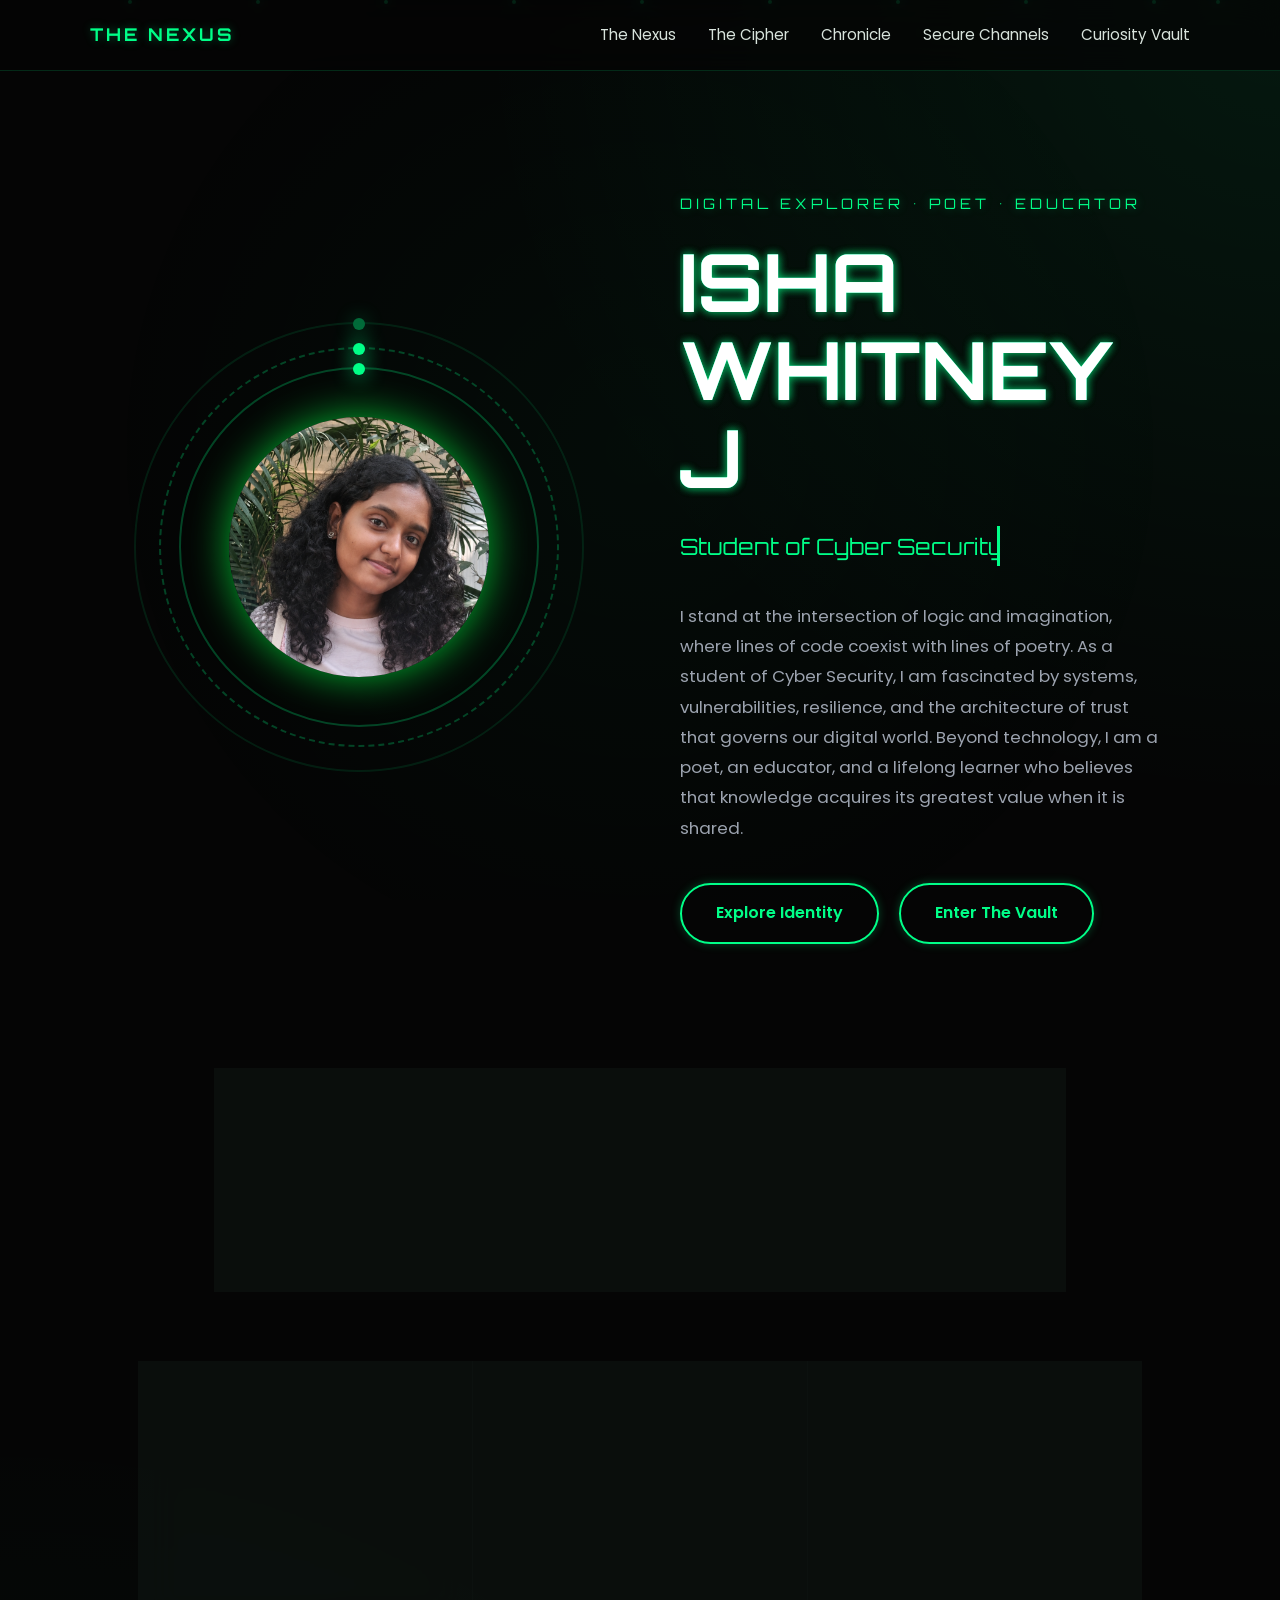
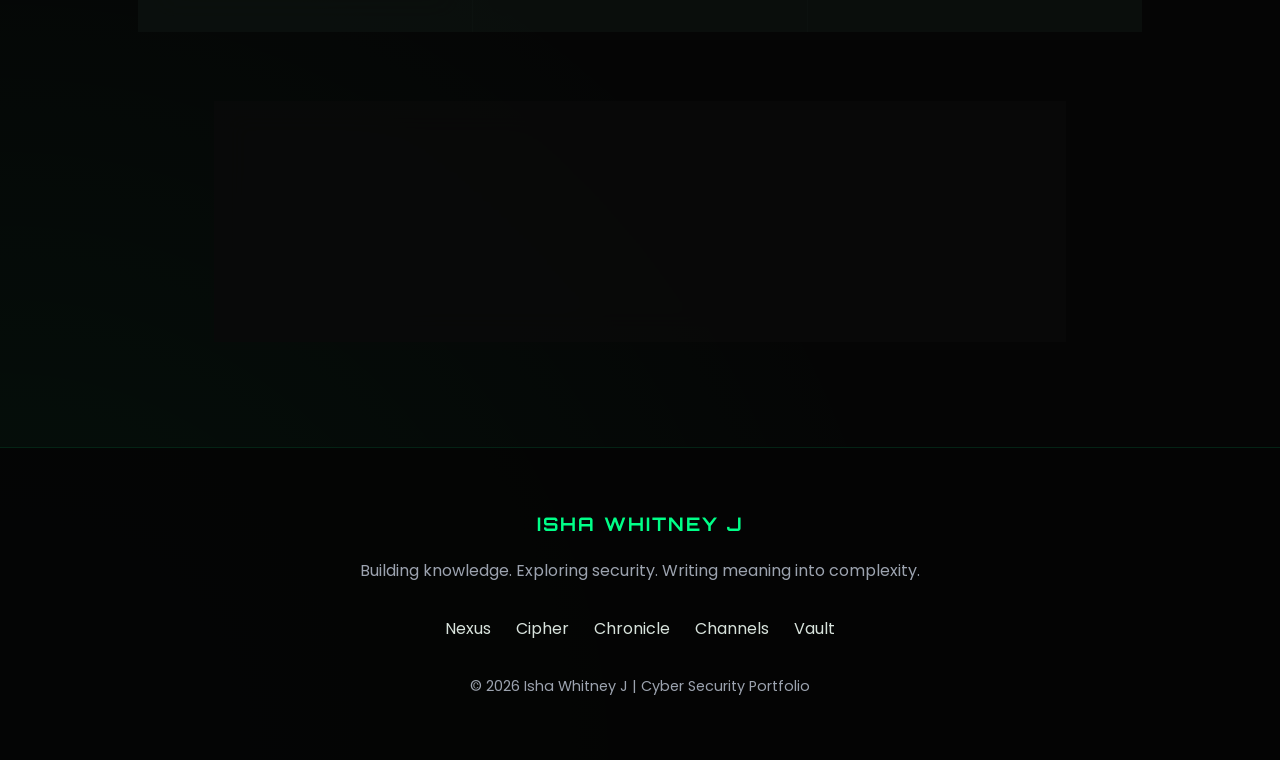
<file: index.html>
<!DOCTYPE html>
<html lang="en">

<head>
    <meta charset="UTF-8">
    <meta name="viewport" content="width=device-width, initial-scale=1.0">
    <title>The Nexus | Isha Whitney J</title>

    <link rel="stylesheet" href="style.css">

    <link href="https://fonts.googleapis.com/css2?family=Orbitron:wght@400;600;700;800&family=Poppins:wght@300;400;500;600&display=swap" rel="stylesheet">
</head>

<body>

    <!-- Floating Particles -->

    <div class="particles">
        <span></span>
        <span></span>
        <span></span>
        <span></span>
        <span></span>
        <span></span>
        <span></span>
        <span></span>
        <span></span>
        <span></span>
    </div>

    <!-- Navigation -->

    <header>

        <nav class="navbar">

            <div class="logo">
                THE NEXUS
            </div>

            <ul class="nav-links">
                <li><a href="index.html">The Nexus</a></li>
                <li><a href="about.html">The Cipher</a></li>
                <li><a href="education.html">Chronicle</a></li>
                <li><a href="contact.html">Secure Channels</a></li>
                <li><a href="vault.html">Curiosity Vault</a></li>
            </ul>

        </nav>

    </header>

    <!-- Hero Section -->

    <section class="hero">

        <div class="hero-container">

            <div class="image-container">

                <div class="ring ring1"></div>
                <div class="ring ring2"></div>
                <div class="ring ring3"></div>

                <img src="profile.png" alt="Isha Whitney J">

            </div>

            <div class="hero-content">

                <p class="small-title">
                    DIGITAL EXPLORER • POET • EDUCATOR
                </p>

                <h1 class="glitch" data-text="ISHA WHITNEY J">
                    ISHA WHITNEY J
                </h1>

                <div class="typing-container">
                    <span class="typing">
                        Student of Cyber Security
                    </span>
                </div>

                <p class="hero-description">

                    I stand at the intersection of logic and imagination,
                    where lines of code coexist with lines of poetry.

                    As a student of Cyber Security, I am fascinated by systems,
                    vulnerabilities, resilience, and the architecture of trust
                    that governs our digital world.

                    Beyond technology, I am a poet, an educator, and a lifelong
                    learner who believes that knowledge acquires its greatest
                    value when it is shared.

                </p>

                <div class="hero-buttons">

                    <a href="about.html" class="cyber-btn">
                        Explore Identity
                    </a>

                    <a href="vault.html" class="cyber-btn secondary-btn">
                        Enter The Vault
                    </a>

                </div>

            </div>

        </div>

    </section>

    <!-- Philosophy Section -->

    <section class="philosophy">

        <div class="glass-card">

            <h2>
                Personal Philosophy
            </h2>

            <p>

                Curiosity is the foundation of every discovery.

                The most valuable individuals are not those who know everything,
                but those who never stop learning.

            </p>

        </div>

    </section>

    <!-- Mission Grid -->

    <section class="mission-grid">

        <div class="glass-card card-hover">

            <h3>
                Cyber Security
            </h3>

            <p>
                Exploring the science of protection, resilience,
                and digital trust.
            </p>

        </div>

        <div class="glass-card card-hover">

            <h3>
                Poetry
            </h3>

            <p>
                Finding elegance in language and meaning
                within complexity.
            </p>

        </div>

        <div class="glass-card card-hover">

            <h3>
                Education
            </h3>

            <p>
                Transforming knowledge into understanding
                through mentorship and learning.
            </p>

        </div>

    </section>

    <!-- Quote Section -->

    <section class="quote-section">

        <div class="glass-card quote-card">

            <h2>
                Transmission 001
            </h2>

            <blockquote>

                "The most secure systems are built by minds
                that never stop questioning."

            </blockquote>

        </div>

    </section>

    <!-- Footer -->

    <footer>

        <div class="footer-content">

            <h3>
                ISHA WHITNEY J
            </h3>

            <p>
                Building knowledge. Exploring security.
                Writing meaning into complexity.
            </p>

            <div class="footer-links">

                <a href="index.html">Nexus</a>
                <a href="about.html">Cipher</a>
                <a href="education.html">Chronicle</a>
                <a href="contact.html">Channels</a>
                <a href="vault.html">Vault</a>

            </div>

            <p class="copyright">
                © 2026 Isha Whitney J | Cyber Security Portfolio
            </p>

        </div>

    </footer>

</body>

</html>
</file>
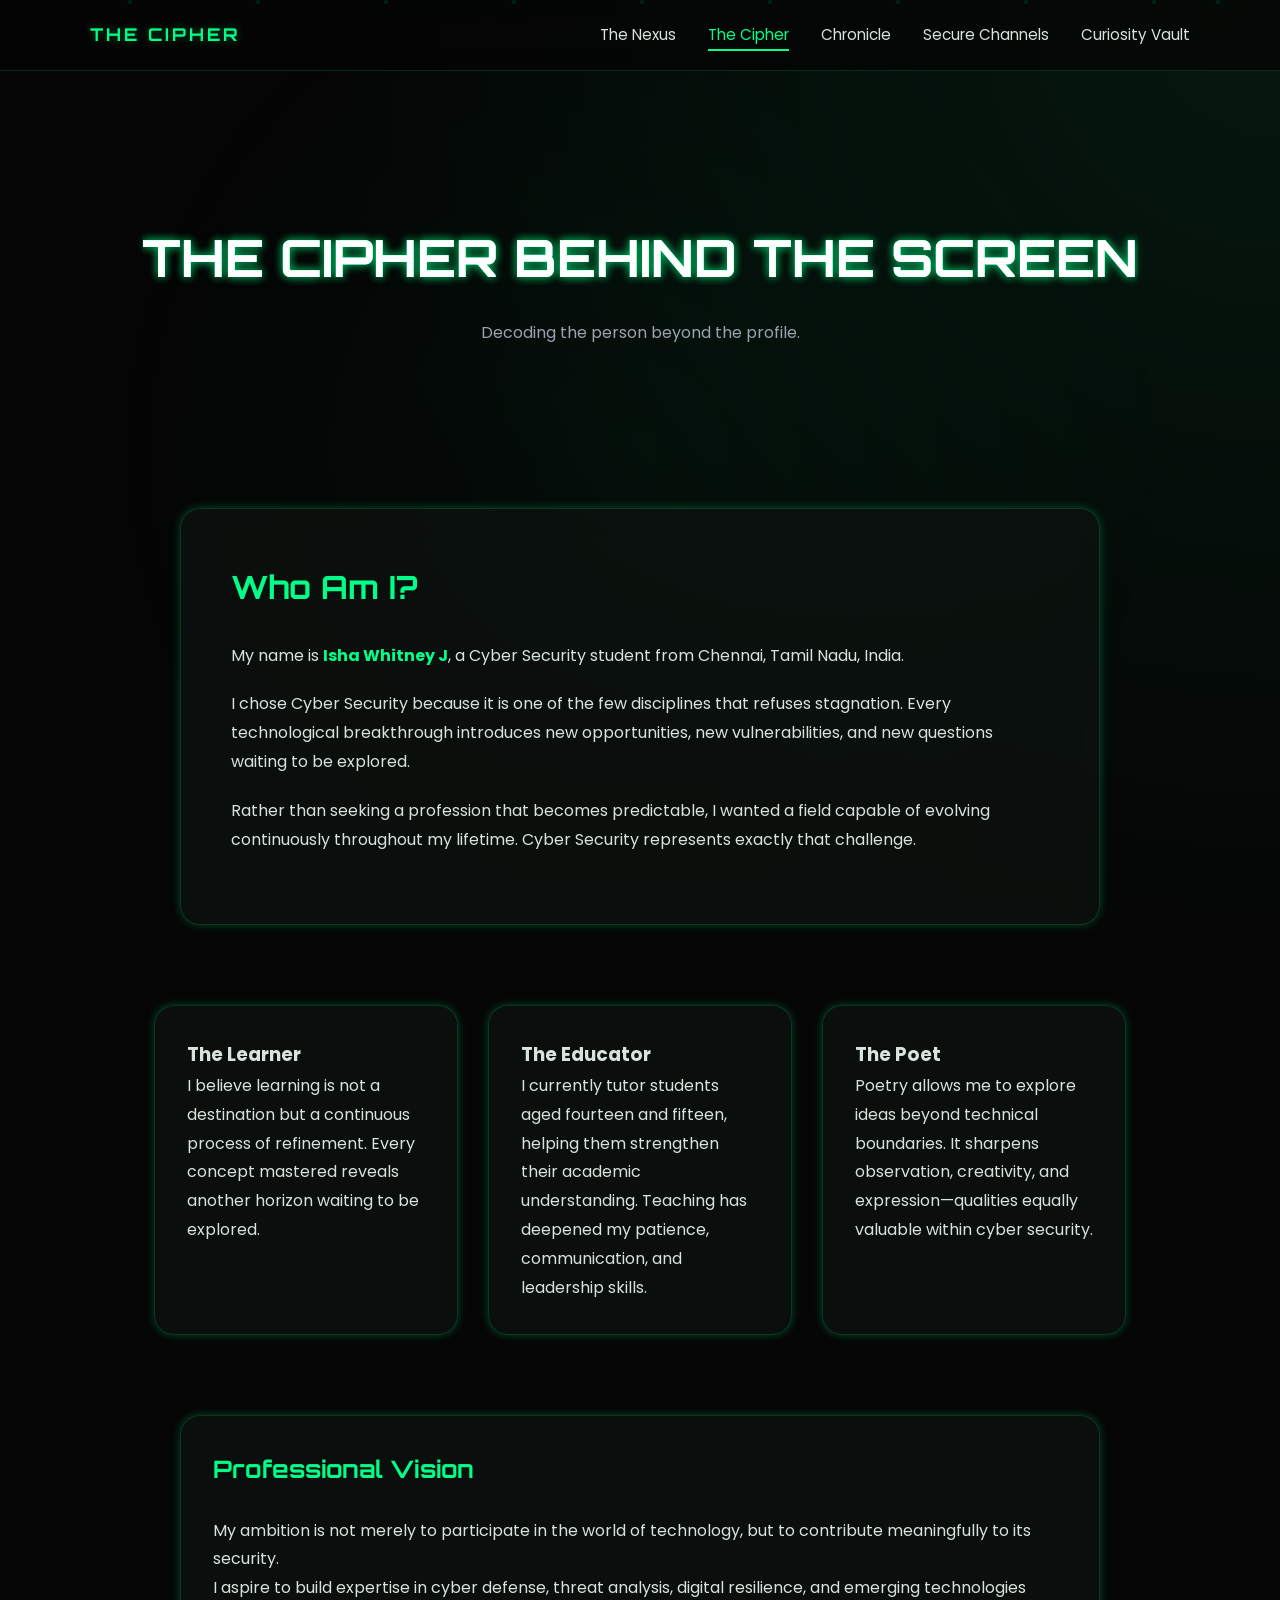
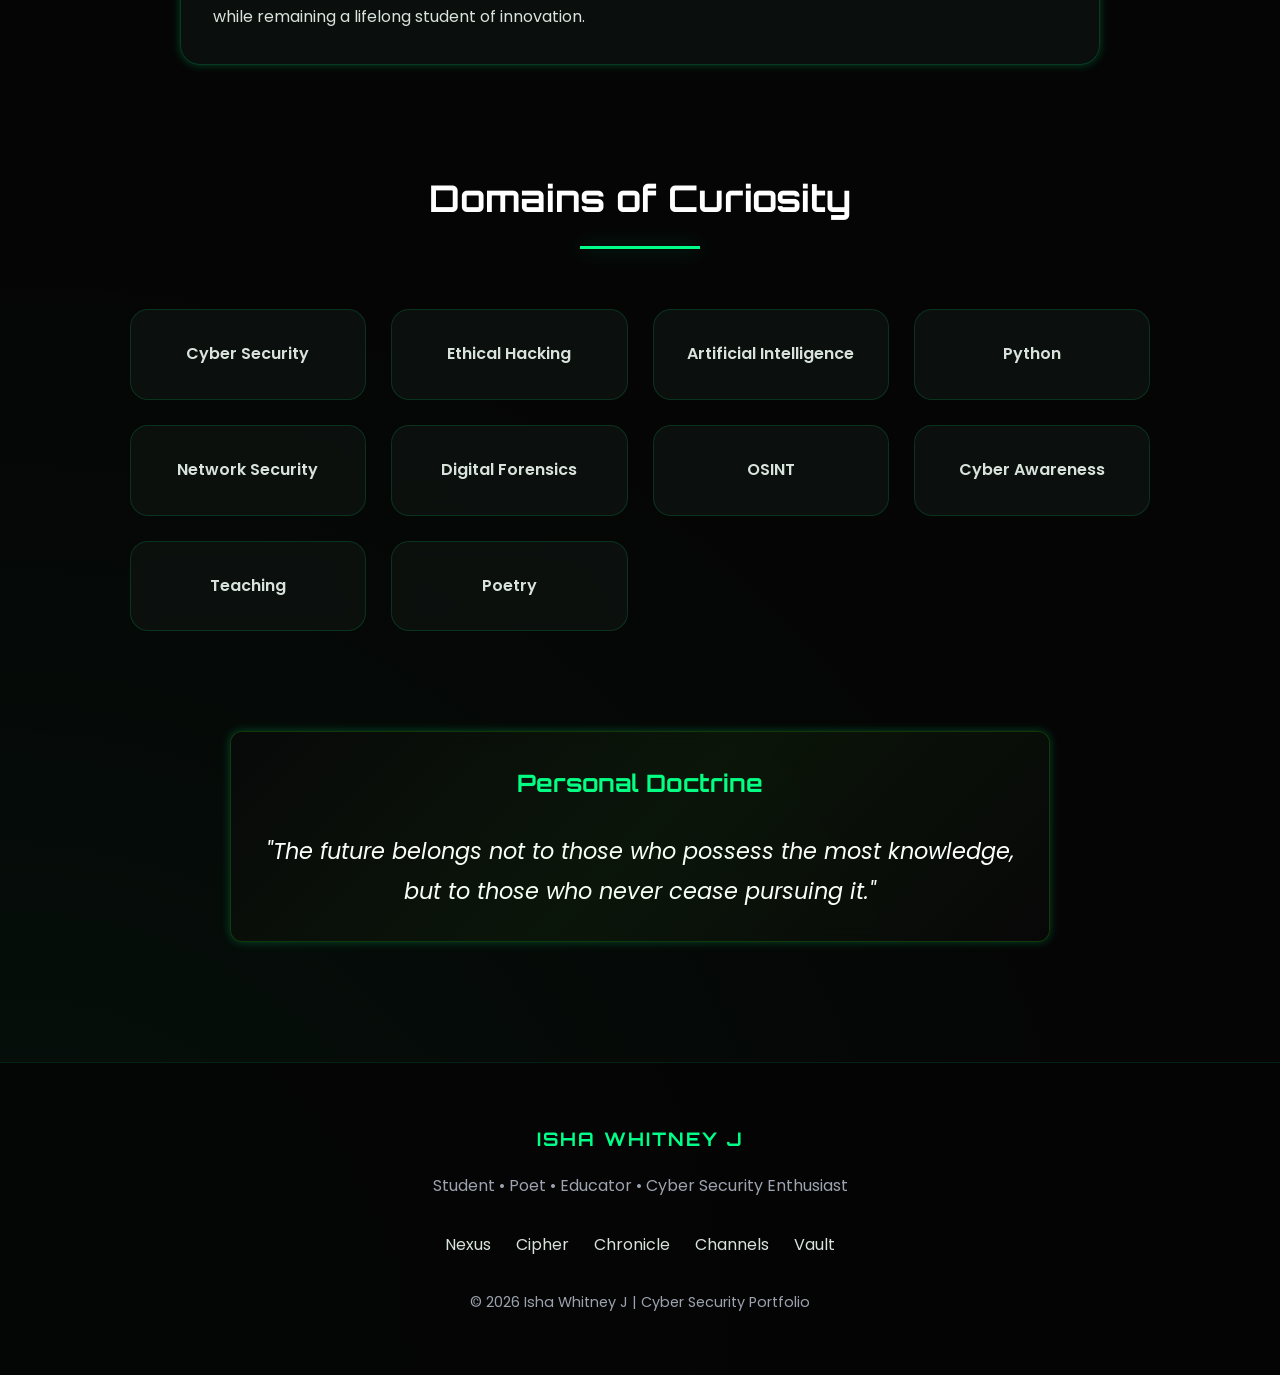
<file: about.html>
<!DOCTYPE html>
<html lang="en">

<head>
    <meta charset="UTF-8">
    <meta name="viewport" content="width=device-width, initial-scale=1.0">
    <title>The Cipher Behind The Screen | Isha Whitney J</title>

    <link rel="stylesheet" href="style.css">

    <link href="https://fonts.googleapis.com/css2?family=Orbitron:wght@400;600;700;800&family=Poppins:wght@300;400;500;600&display=swap" rel="stylesheet">
</head>

<body>

    <div class="particles">
        <span></span>
        <span></span>
        <span></span>
        <span></span>
        <span></span>
        <span></span>
        <span></span>
        <span></span>
        <span></span>
        <span></span>
    </div>

    <!-- Navigation -->

    <header>

        <nav class="navbar">

            <div class="logo">
                THE CIPHER
            </div>

            <ul class="nav-links">
                <li><a href="index.html">The Nexus</a></li>
                <li><a href="about.html" class="active">The Cipher</a></li>
                <li><a href="education.html">Chronicle</a></li>
                <li><a href="contact.html">Secure Channels</a></li>
                <li><a href="vault.html">Curiosity Vault</a></li>
            </ul>

        </nav>

    </header>

    <!-- Page Banner -->

    <section class="page-banner">

        <h1 class="glitch" data-text="THE CIPHER BEHIND THE SCREEN">
            THE CIPHER BEHIND THE SCREEN
        </h1>

        <p>
            Decoding the person beyond the profile.
        </p>

    </section>

    <!-- About Section -->

    <section class="about-section">

        <div class="glass-card">

            <h2>
                Who Am I?
            </h2>

            <p>

                My name is <strong>Isha Whitney J</strong>, a Cyber Security
                student from Chennai, Tamil Nadu, India.

            </p>

            <p>

                I chose Cyber Security because it is one of the few disciplines
                that refuses stagnation. Every technological breakthrough
                introduces new opportunities, new vulnerabilities, and new
                questions waiting to be explored.

            </p>

            <p>

                Rather than seeking a profession that becomes predictable,
                I wanted a field capable of evolving continuously throughout
                my lifetime. Cyber Security represents exactly that challenge.

            </p>

        </div>

    </section>

    <!-- Story Cards -->

    <section class="cards-grid">

        <div class="glass-card card-hover">

            <h3>
                The Learner
            </h3>

            <p>

                I believe learning is not a destination but a continuous
                process of refinement. Every concept mastered reveals
                another horizon waiting to be explored.

            </p>

        </div>

        <div class="glass-card card-hover">

            <h3>
                The Educator
            </h3>

            <p>

                I currently tutor students aged fourteen and fifteen,
                helping them strengthen their academic understanding.
                Teaching has deepened my patience, communication,
                and leadership skills.

            </p>

        </div>

        <div class="glass-card card-hover">

            <h3>
                The Poet
            </h3>

            <p>

                Poetry allows me to explore ideas beyond technical
                boundaries. It sharpens observation, creativity,
                and expression—qualities equally valuable within
                cyber security.

            </p>

        </div>

    </section>

    <!-- Vision -->

    <section class="vision-section">

        <div class="glass-card">

            <h2>
                Professional Vision
            </h2>

            <p>

                My ambition is not merely to participate in the world of
                technology, but to contribute meaningfully to its security.

            </p>

            <p>

                I aspire to build expertise in cyber defense, threat analysis,
                digital resilience, and emerging technologies while remaining
                a lifelong student of innovation.

            </p>

        </div>

    </section>

    <!-- Interests -->

    <section class="skills-section">

        <h2 class="section-title">
            Domains of Curiosity
        </h2>

        <div class="skills-grid">

            <div class="skill-card">
                Cyber Security
            </div>

            <div class="skill-card">
                Ethical Hacking
            </div>

            <div class="skill-card">
                Artificial Intelligence
            </div>

            <div class="skill-card">
                Python
            </div>

            <div class="skill-card">
                Network Security
            </div>

            <div class="skill-card">
                Digital Forensics
            </div>

            <div class="skill-card">
                OSINT
            </div>

            <div class="skill-card">
                Cyber Awareness
            </div>

            <div class="skill-card">
                Teaching
            </div>

            <div class="skill-card">
                Poetry
            </div>

        </div>

    </section>

    <!-- Philosophy -->

    <section class="quote-section">

        <div class="glass-card quote-card">

            <h2>
                Personal Doctrine
            </h2>

            <blockquote>

                "The future belongs not to those who possess the most
                knowledge, but to those who never cease pursuing it."

            </blockquote>

        </div>

    </section>

    <!-- Footer -->

    <footer>

        <div class="footer-content">

            <h3>
                ISHA WHITNEY J
            </h3>

            <p>
                Student • Poet • Educator • Cyber Security Enthusiast
            </p>

            <div class="footer-links">

                <a href="index.html">Nexus</a>
                <a href="about.html">Cipher</a>
                <a href="education.html">Chronicle</a>
                <a href="contact.html">Channels</a>
                <a href="vault.html">Vault</a>

            </div>

            <p class="copyright">
                © 2026 Isha Whitney J | Cyber Security Portfolio
            </p>

        </div>

    </footer>

</body>

</html>
</file>
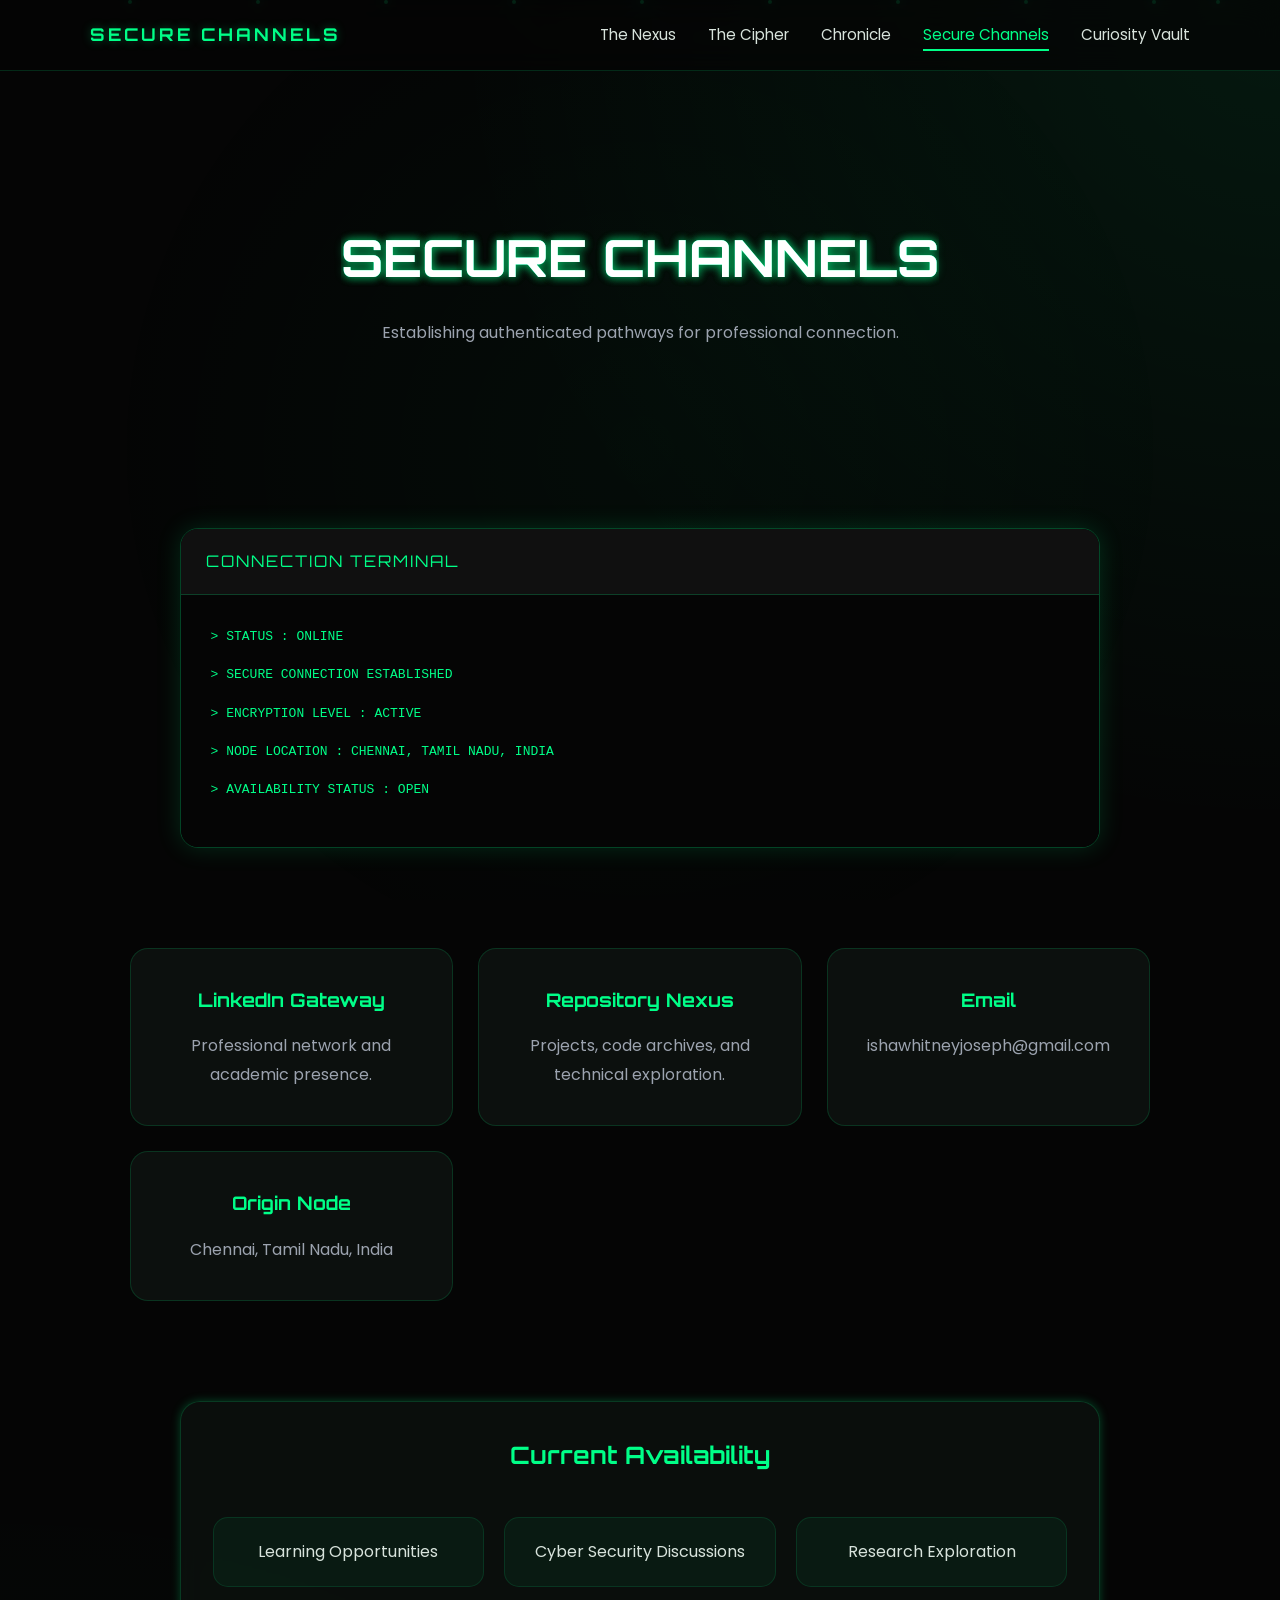
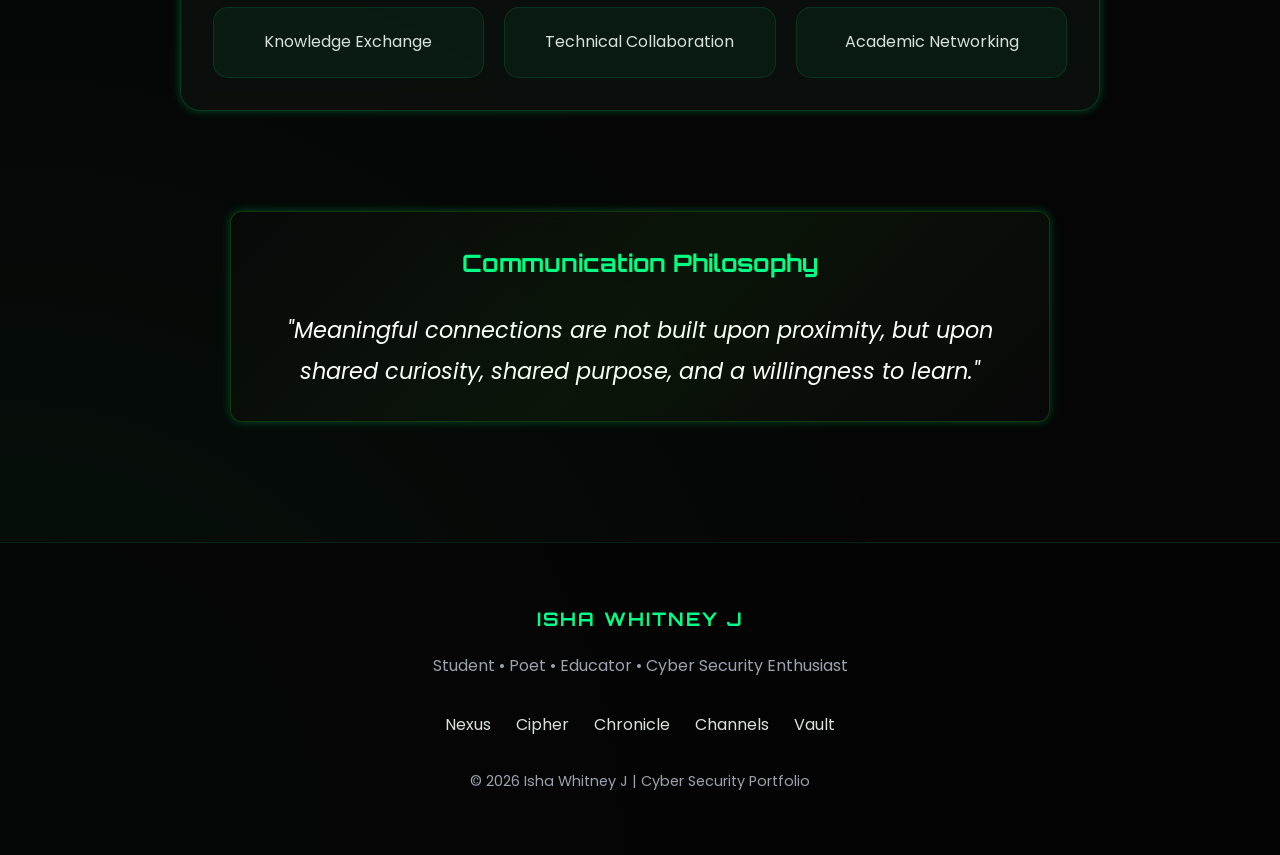
<file: contact.html>
<!DOCTYPE html>
<html lang="en">

<head>
    <meta charset="UTF-8">
    <meta name="viewport" content="width=device-width, initial-scale=1.0">
    <title>Secure Channels | Isha Whitney J</title>

    <link rel="stylesheet" href="style.css">

    <link href="https://fonts.googleapis.com/css2?family=Orbitron:wght@400;600;700;800&family=Poppins:wght@300;400;500;600&display=swap" rel="stylesheet">
</head>

<body>

    <div class="particles">
        <span></span>
        <span></span>
        <span></span>
        <span></span>
        <span></span>
        <span></span>
        <span></span>
        <span></span>
        <span></span>
        <span></span>
    </div>

    <!-- Navigation -->

    <header>

        <nav class="navbar">

            <div class="logo">
                SECURE CHANNELS
            </div>

            <ul class="nav-links">
                <li><a href="index.html">The Nexus</a></li>
                <li><a href="about.html">The Cipher</a></li>
                <li><a href="education.html">Chronicle</a></li>
                <li><a href="contact.html" class="active">Secure Channels</a></li>
                <li><a href="vault.html">Curiosity Vault</a></li>
            </ul>

        </nav>

    </header>

    <!-- Banner -->

    <section class="page-banner">

        <h1 class="glitch" data-text="SECURE CHANNELS">
            SECURE CHANNELS
        </h1>

        <p>
            Establishing authenticated pathways for professional connection.
        </p>

    </section>

    <!-- Connection Terminal -->

    <section class="terminal-section">

        <div class="terminal-window">

            <div class="terminal-header">
                CONNECTION TERMINAL
            </div>

            <div class="terminal-body">

                <p>
                    > STATUS : ONLINE
                </p>

                <p>
                    > SECURE CONNECTION ESTABLISHED
                </p>

                <p>
                    > ENCRYPTION LEVEL : ACTIVE
                </p>

                <p>
                    > NODE LOCATION : CHENNAI, TAMIL NADU, INDIA
                </p>

                <p>
                    > AVAILABILITY STATUS : OPEN
                </p>

            </div>

        </div>

    </section>

    <!-- Contact Cards -->

    <section class="contact-grid">

        <a href="https://www.linkedin.com/in/isha-whitney-joseph-45812b379"
           target="_blank"
           class="contact-card">

            <h3>
                LinkedIn Gateway
            </h3>

            <p>
                Professional network and academic presence.
            </p>

        </a>

        <a href="https://github.com/ishawhitney"
           target="_blank"
           class="contact-card">

            <h3>
                Repository Nexus
            </h3>

            <p>
                Projects, code archives, and technical exploration.
            </p>

        </a>

        <div class="contact-card">
    <h3>Email</h3>
    <p class="copy-text">ishawhitneyjoseph@gmail.com</p>
</div>
        </a>

        <div class="contact-card">

            <h3>
                Origin Node
            </h3>

            <p>
                Chennai, Tamil Nadu, India
            </p>

        </div>

    </section>

    <!-- Availability Section -->

    <section class="availability">

        <div class="glass-card">

            <h2>
                Current Availability
            </h2>

            <div class="availability-grid">

                <div class="availability-item">
                    Learning Opportunities
                </div>

                <div class="availability-item">
                    Cyber Security Discussions
                </div>

                <div class="availability-item">
                    Research Exploration
                </div>

                <div class="availability-item">
                    Knowledge Exchange
                </div>

                <div class="availability-item">
                    Technical Collaboration
                </div>

                <div class="availability-item">
                    Academic Networking
                </div>

            </div>

        </div>

    </section>

    <!-- Personal Statement -->

    <section class="quote-section">

        <div class="glass-card quote-card">

            <h2>
                Communication Philosophy
            </h2>

            <blockquote>

                "Meaningful connections are not built upon proximity,
                but upon shared curiosity, shared purpose,
                and a willingness to learn."

            </blockquote>

        </div>

    </section>

    <!-- Footer -->

    <footer>

        <div class="footer-content">

            <h3>
                ISHA WHITNEY J
            </h3>

            <p>
                Student • Poet • Educator • Cyber Security Enthusiast
            </p>

            <div class="footer-links">

                <a href="index.html">Nexus</a>
                <a href="about.html">Cipher</a>
                <a href="education.html">Chronicle</a>
                <a href="contact.html">Channels</a>
                <a href="vault.html">Vault</a>

            </div>

            <p class="copyright">
                © 2026 Isha Whitney J | Cyber Security Portfolio
            </p>

        </div>

    </footer>

</body>

</html>
</file>
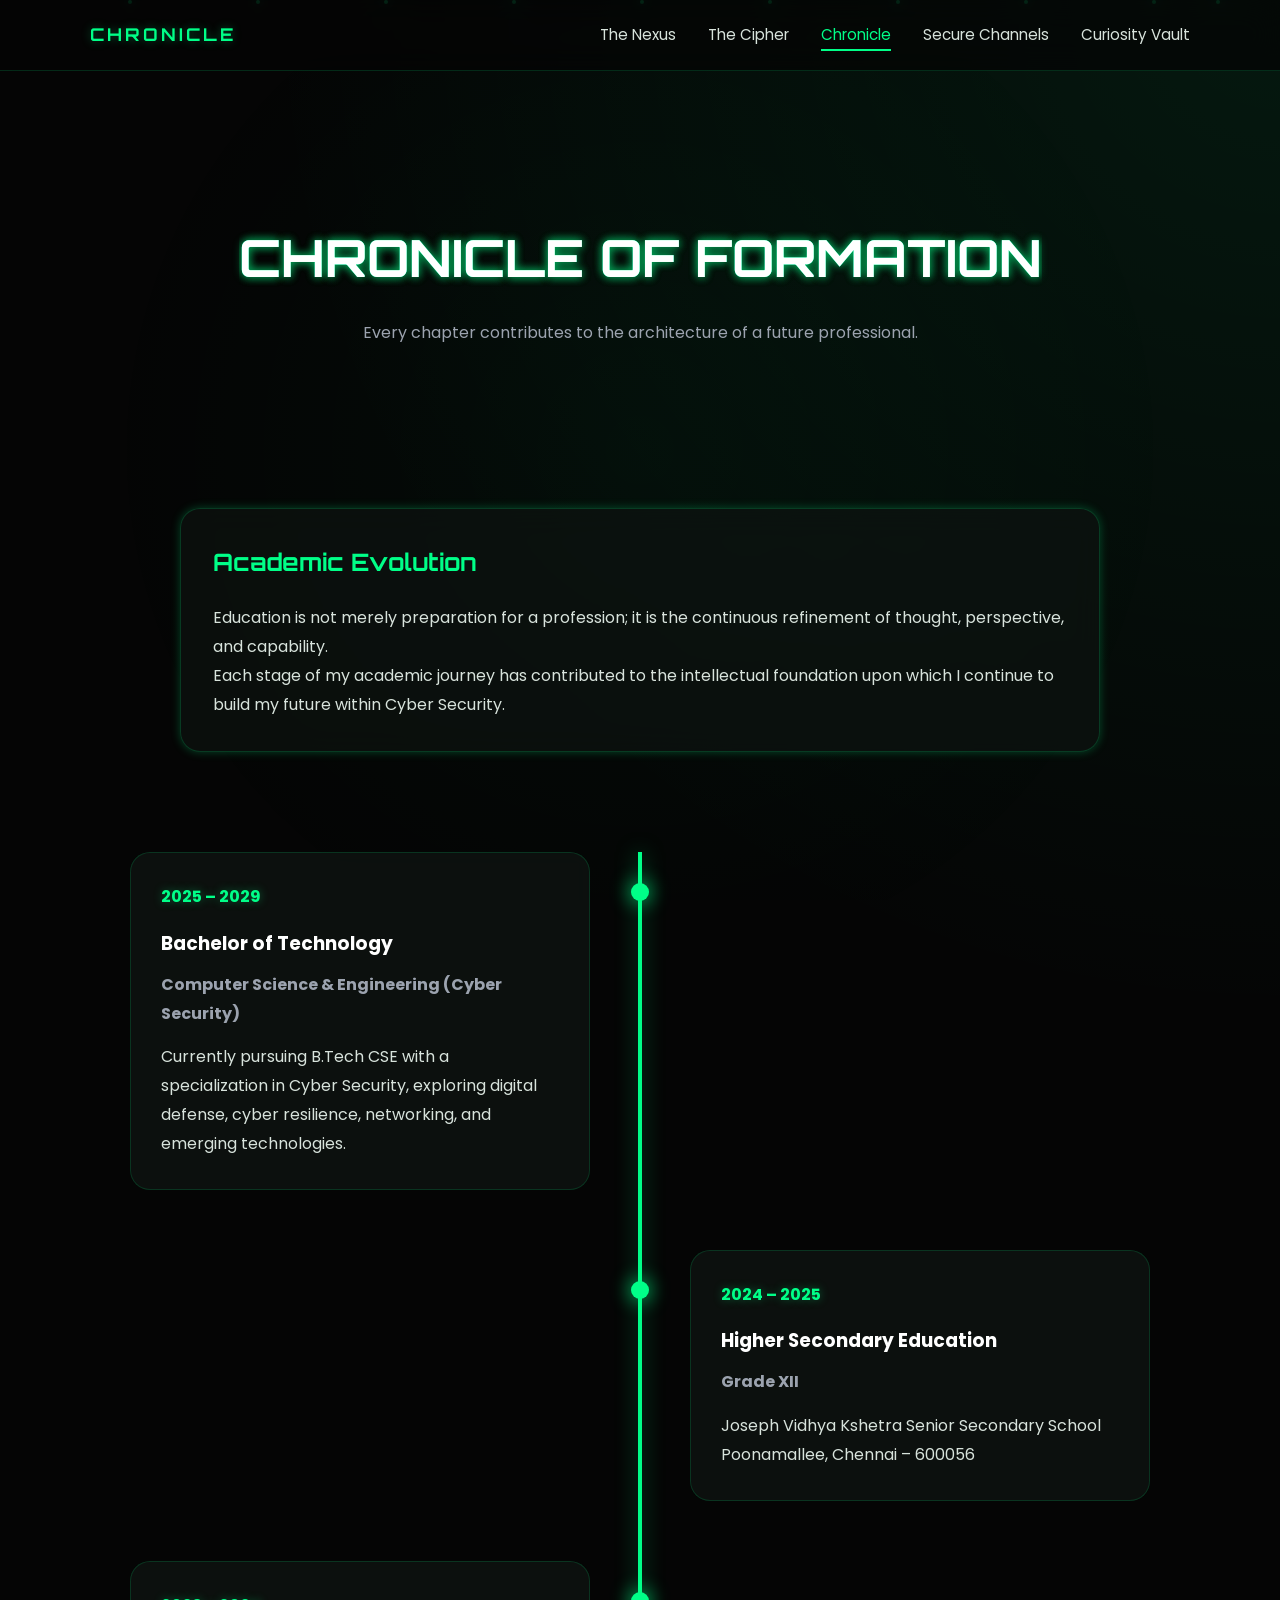
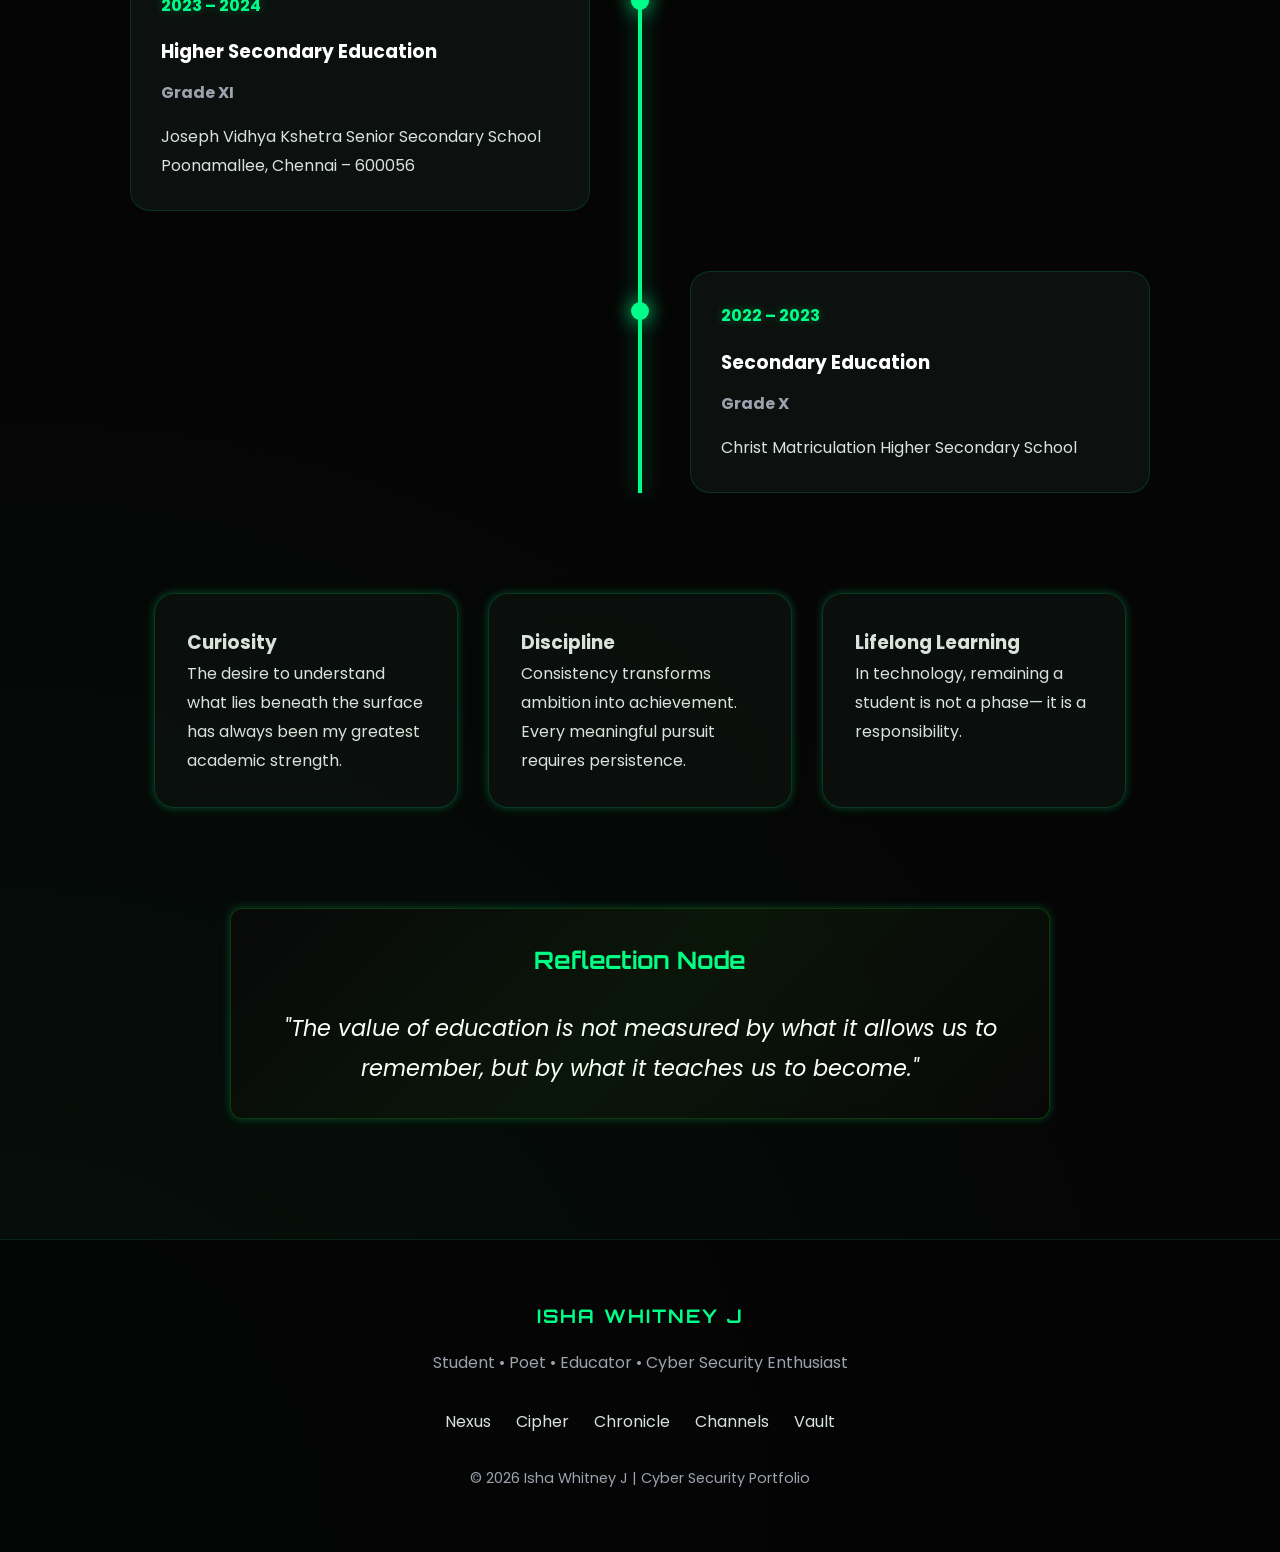
<file: education.html>
<!DOCTYPE html>
<html lang="en">

<head>
    <meta charset="UTF-8">
    <meta name="viewport" content="width=device-width, initial-scale=1.0">
    <title>Chronicle of Formation | Isha Whitney J</title>

    <link rel="stylesheet" href="style.css">

    <link href="https://fonts.googleapis.com/css2?family=Orbitron:wght@400;600;700;800&family=Poppins:wght@300;400;500;600&display=swap" rel="stylesheet">
</head>

<body>

    <div class="particles">
        <span></span>
        <span></span>
        <span></span>
        <span></span>
        <span></span>
        <span></span>
        <span></span>
        <span></span>
        <span></span>
        <span></span>
    </div>

    <!-- Navigation -->

    <header>

        <nav class="navbar">

            <div class="logo">
                CHRONICLE
            </div>

            <ul class="nav-links">
                <li><a href="index.html">The Nexus</a></li>
                <li><a href="about.html">The Cipher</a></li>
                <li><a href="education.html" class="active">Chronicle</a></li>
                <li><a href="contact.html">Secure Channels</a></li>
                <li><a href="vault.html">Curiosity Vault</a></li>
            </ul>

        </nav>

    </header>

    <!-- Banner -->

    <section class="page-banner">

        <h1 class="glitch" data-text="CHRONICLE OF FORMATION">
            CHRONICLE OF FORMATION
        </h1>

        <p>
            Every chapter contributes to the architecture of a future professional.
        </p>

    </section>

    <!-- Introduction -->

    <section class="education-intro">

        <div class="glass-card">

            <h2>
                Academic Evolution
            </h2>

            <p>

                Education is not merely preparation for a profession;
                it is the continuous refinement of thought, perspective,
                and capability.

            </p>

            <p>

                Each stage of my academic journey has contributed to
                the intellectual foundation upon which I continue
                to build my future within Cyber Security.

            </p>

        </div>

    </section>

    <!-- Timeline -->

    <section class="timeline-section">

        <div class="timeline">

            <!-- B.Tech -->

            <div class="timeline-item left">

                <div class="timeline-content">

                    <span class="timeline-year">
                        2025 – 2029
                    </span>

                    <h3>
                        Bachelor of Technology
                    </h3>

                    <h4>
                        Computer Science & Engineering
                        (Cyber Security)
                    </h4>

                    <p>

                        Currently pursuing B.Tech CSE with a specialization
                        in Cyber Security, exploring digital defense,
                        cyber resilience, networking, and emerging technologies.

                    </p>

                </div>

            </div>

            <!-- Grade 12 -->

            <div class="timeline-item right">

                <div class="timeline-content">

                    <span class="timeline-year">
                        2024 – 2025
                    </span>

                    <h3>
                        Higher Secondary Education
                    </h3>

                    <h4>
                        Grade XII
                    </h4>

                    <p>

                        Joseph Vidhya Kshetra Senior Secondary School

                    </p>

                    <p>

                        Poonamallee, Chennai – 600056

                    </p>

                </div>

            </div>

            <!-- Grade 11 -->

            <div class="timeline-item left">

                <div class="timeline-content">

                    <span class="timeline-year">
                        2023 – 2024
                    </span>

                    <h3>
                        Higher Secondary Education
                    </h3>

                    <h4>
                        Grade XI
                    </h4>

                    <p>

                        Joseph Vidhya Kshetra Senior Secondary School

                    </p>

                    <p>

                        Poonamallee, Chennai – 600056

                    </p>

                </div>

            </div>

            <!-- Grade 10 -->

            <div class="timeline-item right">

                <div class="timeline-content">

                    <span class="timeline-year">
                        2022 – 2023
                    </span>

                    <h3>
                        Secondary Education
                    </h3>

                    <h4>
                        Grade X
                    </h4>

                    <p>

                        Christ Matriculation Higher Secondary School

                    </p>

                </div>

            </div>

        </div>

    </section>

    <!-- Learning Philosophy -->

    <section class="cards-grid">

        <div class="glass-card card-hover">

            <h3>
                Curiosity
            </h3>

            <p>

                The desire to understand what lies beneath the surface
                has always been my greatest academic strength.

            </p>

        </div>

        <div class="glass-card card-hover">

            <h3>
                Discipline
            </h3>

            <p>

                Consistency transforms ambition into achievement.
                Every meaningful pursuit requires persistence.

            </p>

        </div>

        <div class="glass-card card-hover">

            <h3>
                Lifelong Learning
            </h3>

            <p>

                In technology, remaining a student is not a phase—
                it is a responsibility.

            </p>

        </div>

    </section>

    <!-- Academic Reflection -->

    <section class="quote-section">

        <div class="glass-card quote-card">

            <h2>
                Reflection Node
            </h2>

            <blockquote>

                "The value of education is not measured by what it allows us
                to remember, but by what it teaches us to become."

            </blockquote>

        </div>

    </section>

    <!-- Footer -->

    <footer>

        <div class="footer-content">

            <h3>
                ISHA WHITNEY J
            </h3>

            <p>
                Student • Poet • Educator • Cyber Security Enthusiast
            </p>

            <div class="footer-links">

                <a href="index.html">Nexus</a>
                <a href="about.html">Cipher</a>
                <a href="education.html">Chronicle</a>
                <a href="contact.html">Channels</a>
                <a href="vault.html">Vault</a>

            </div>

            <p class="copyright">
                © 2026 Isha Whitney J | Cyber Security Portfolio
            </p>

        </div>

    </footer>

</body>

</html>
</file>
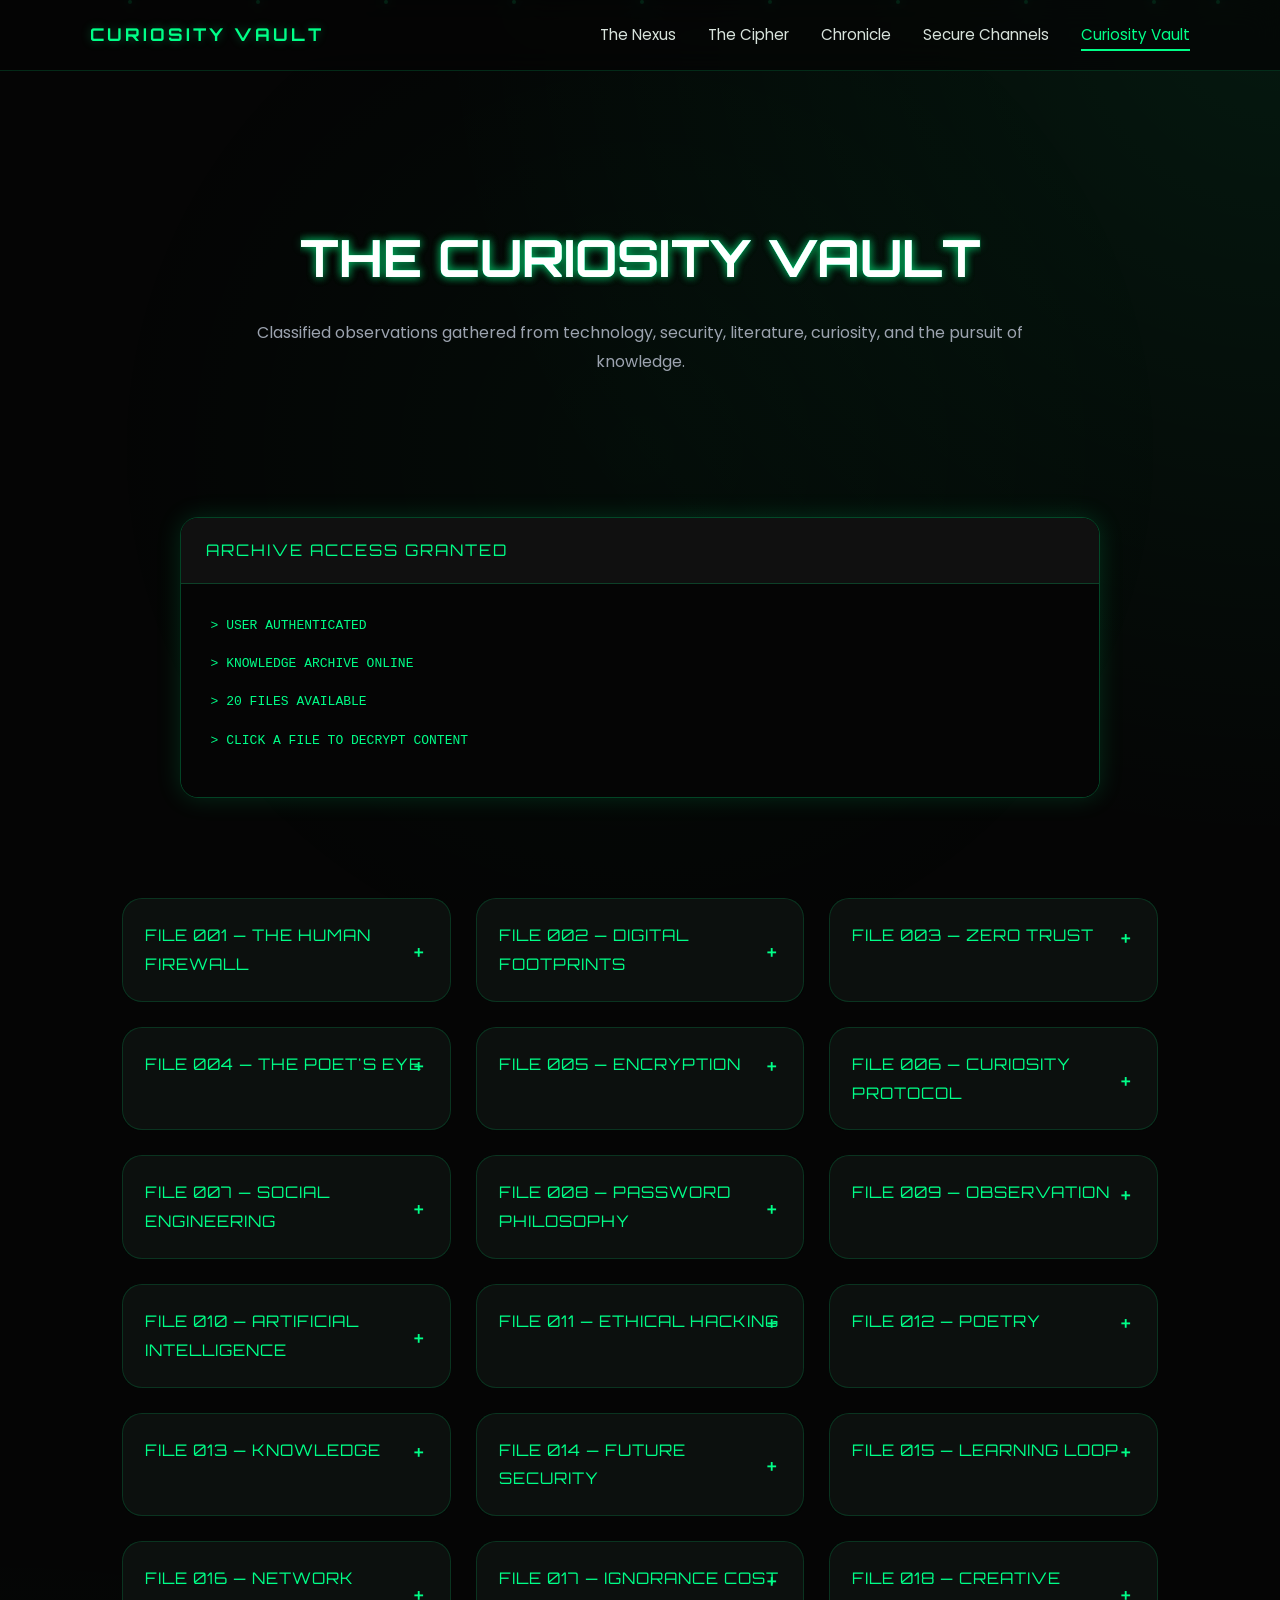
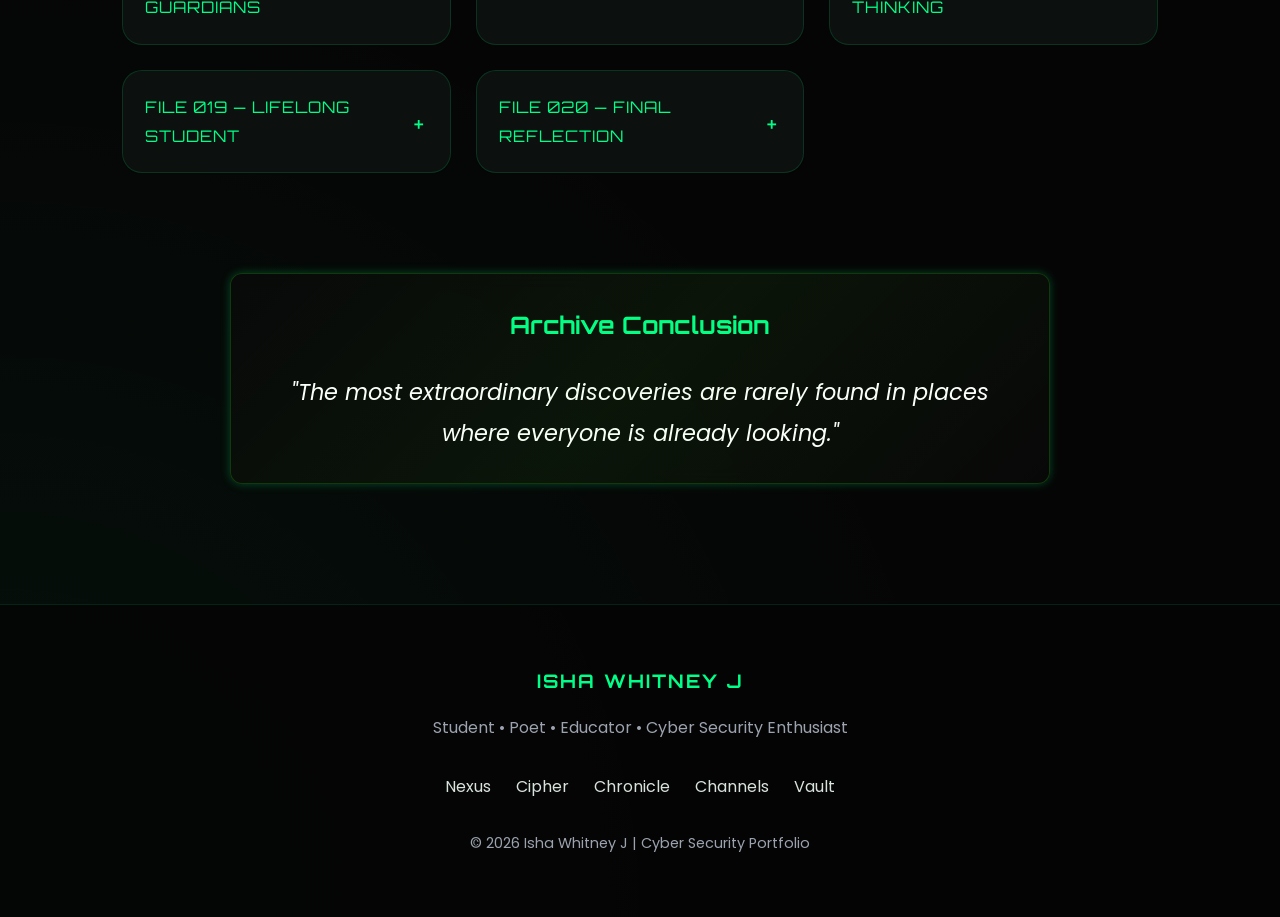
<file: vault.html>
<!DOCTYPE html>
<html lang="en">

<head>
    <meta charset="UTF-8">
    <meta name="viewport" content="width=device-width, initial-scale=1.0">
    <title>The Curiosity Vault | Isha Whitney J</title>

    <link rel="stylesheet" href="style.css">

    <link href="https://fonts.googleapis.com/css2?family=Orbitron:wght@400;600;700;800&family=Poppins:wght@300;400;500;600&display=swap" rel="stylesheet">
</head>

<body>

    <div class="particles">
        <span></span><span></span><span></span><span></span><span></span>
        <span></span><span></span><span></span><span></span><span></span>
    </div>

    <!-- Navigation -->

    <header>

        <nav class="navbar">

            <div class="logo">
                CURIOSITY VAULT
            </div>

            <ul class="nav-links">
                <li><a href="index.html">The Nexus</a></li>
                <li><a href="about.html">The Cipher</a></li>
                <li><a href="education.html">Chronicle</a></li>
                <li><a href="contact.html">Secure Channels</a></li>
                <li><a href="vault.html" class="active">Curiosity Vault</a></li>
            </ul>

        </nav>

    </header>

    <!-- Banner -->

    <section class="page-banner">

        <h1 class="glitch" data-text="THE CURIOSITY VAULT">
            THE CURIOSITY VAULT
        </h1>

        <p>
            Classified observations gathered from technology, security,
            literature, curiosity, and the pursuit of knowledge.
        </p>

    </section>

    <!-- Terminal -->

    <section class="vault-terminal">

        <div class="terminal-window">

            <div class="terminal-header">
                ARCHIVE ACCESS GRANTED
            </div>

            <div class="terminal-body">

                <p>> USER AUTHENTICATED</p>
                <p>> KNOWLEDGE ARCHIVE ONLINE</p>
                <p>> 20 FILES AVAILABLE</p>
                <p>> CLICK A FILE TO DECRYPT CONTENT</p>

            </div>

        </div>

    </section>

    <!-- Vault Files -->

    <section class="vault-grid">

        <!-- 1 -->

        <details class="vault-card">
            <summary>FILE 001 — THE HUMAN FIREWALL</summary>
            <p>
                The strongest firewall ever created remains an educated human being.
            </p>
        </details>

        <!-- 2 -->

        <details class="vault-card">
            <summary>FILE 002 — DIGITAL FOOTPRINTS</summary>
            <p>
                Every click leaves a footprint; every footprint tells a story.
            </p>
        </details>

        <!-- 3 -->

        <details class="vault-card">
            <summary>FILE 003 — ZERO TRUST</summary>
            <p>
                Trust should never be assumed. It must be verified continuously.
            </p>
        </details>

        <!-- 4 -->

        <details class="vault-card">
            <summary>FILE 004 — THE POET'S EYE</summary>
            <p>
                Good poetry and good cyber security both depend upon noticing details others overlook.
            </p>
        </details>

        <!-- 5 -->

        <details class="vault-card">
            <summary>FILE 005 — ENCRYPTION</summary>
            <p>
                Encryption protects information. Wisdom protects judgment.
            </p>
        </details>

        <!-- 6 -->

        <details class="vault-card">
            <summary>FILE 006 — CURIOSITY PROTOCOL</summary>
            <p>
                Curiosity has solved more problems than certainty ever has.
            </p>
        </details>

        <!-- 7 -->

        <details class="vault-card">
            <summary>FILE 007 — SOCIAL ENGINEERING</summary>
            <p>
                Technology can be secured. Human trust is often the preferred target.
            </p>
        </details>

        <!-- 8 -->

        <details class="vault-card">
            <summary>FILE 008 — PASSWORD PHILOSOPHY</summary>
            <p>
                A password should be memorable to you and forgettable to everyone else.
            </p>
        </details>

        <!-- 9 -->

        <details class="vault-card">
            <summary>FILE 009 — OBSERVATION</summary>
            <p>
                The best analysts are not merely intelligent; they are relentlessly observant.
            </p>
        </details>

        <!-- 10 -->

        <details class="vault-card">
            <summary>FILE 010 — ARTIFICIAL INTELLIGENCE</summary>
            <p>
                AI amplifies capability. Human judgment determines direction.
            </p>
        </details>

        <!-- 11 -->

        <details class="vault-card">
            <summary>FILE 011 — ETHICAL HACKING</summary>
            <p>
                To defend a system effectively, one must understand how it can fail.
            </p>
        </details>

        <!-- 12 -->

        <details class="vault-card">
            <summary>FILE 012 — POETRY</summary>
            <p>
                Poetry teaches precision of language. Security demands precision of thought.
            </p>
        </details>

        <!-- 13 -->

        <details class="vault-card">
            <summary>FILE 013 — KNOWLEDGE</summary>
            <p>
                Information becomes knowledge only after reflection.
            </p>
        </details>

        <!-- 14 -->

        <details class="vault-card">
            <summary>FILE 014 — FUTURE SECURITY</summary>
            <p>
                Tomorrow's defenders will rely upon AI assistants, but responsibility will remain human.
            </p>
        </details>

        <!-- 15 -->

        <details class="vault-card">
            <summary>FILE 015 — LEARNING LOOP</summary>
            <p>
                The moment learning stops, progress begins to retreat.
            </p>
        </details>

        <!-- 16 -->

        <details class="vault-card">
            <summary>FILE 016 — NETWORK GUARDIANS</summary>
            <p>
                Every secure network is built upon countless unseen decisions.
            </p>
        </details>

        <!-- 17 -->

        <details class="vault-card">
            <summary>FILE 017 — IGNORANCE COST</summary>
            <p>
                Most security incidents begin long before the breach itself.
            </p>
        </details>

        <!-- 18 -->

        <details class="vault-card">
            <summary>FILE 018 — CREATIVE THINKING</summary>
            <p>
                Creativity is not the opposite of logic; it is its most powerful companion.
            </p>
        </details>

        <!-- 19 -->

        <details class="vault-card">
            <summary>FILE 019 — LIFELONG STUDENT</summary>
            <p>
                In technology, remaining a student is not a temporary condition. It is a professional obligation.
            </p>
        </details>

        <!-- 20 -->

        <details class="vault-card">
            <summary>FILE 020 — FINAL REFLECTION</summary>
            <p>
                The future belongs to those who learn faster than the world changes.
            </p>
        </details>

    </section>

    <!-- Closing Statement -->

    <section class="quote-section">

        <div class="glass-card quote-card">

            <h2>
                Archive Conclusion
            </h2>

            <blockquote>

                "The most extraordinary discoveries are rarely found in places
                where everyone is already looking."

            </blockquote>

        </div>

    </section>

    <!-- Footer -->

    <footer>

        <div class="footer-content">

            <h3>
                ISHA WHITNEY J
            </h3>

            <p>
                Student • Poet • Educator • Cyber Security Enthusiast
            </p>

            <div class="footer-links">

                <a href="index.html">Nexus</a>
                <a href="about.html">Cipher</a>
                <a href="education.html">Chronicle</a>
                <a href="contact.html">Channels</a>
                <a href="vault.html">Vault</a>

            </div>

            <p class="copyright">
                © 2026 Isha Whitney J | Cyber Security Portfolio
            </p>

        </div>

    </footer>

</body>

</html>
</file>
<file: style.css>
/* ==================================================
   ISHA WHITNEY J PORTFOLIO
   STYLE.CSS — PART 1
   RESET • VARIABLES • BODY • PARTICLES
   NAVIGATION • BUTTONS • GLOBAL CARDS
================================================== */

/* GOOGLE FONTS */

@import url('https://fonts.googleapis.com/css2?family=Orbitron:wght@400;500;600;700;800&family=Poppins:wght@300;400;500;600&display=swap');


/* ==================================================
   ROOT VARIABLES
================================================== */

:root {

    --bg-primary: #050505;
    --bg-secondary: #0b0f0c;
    --bg-card: rgba(15, 20, 18, 0.65);

    --neon: #00ff88;
    --neon-light: #64ffb5;
    --neon-dark: #00c96b;

    --white: #ffffff;
    --text: #d8e3dc;
    --muted: #9ca3af;

    --glass-border: rgba(0, 255, 136, 0.18);

    --shadow-small: 0 0 10px rgba(0, 255, 136, 0.25);

    --shadow-medium: 0 0 20px rgba(0, 255, 136, 0.35);

    --shadow-large: 0 0 40px rgba(0, 255, 136, 0.55);

    --transition: all 0.4s ease;

    --radius: 20px;

}


/* ==================================================
   RESET
================================================== */

* {
    margin: 0;
    padding: 0;
    box-sizing: border-box;
}

html {
    scroll-behavior: smooth;
}

body {

    background:
        radial-gradient(circle at top right,
            rgba(0,255,136,0.08),
            transparent 30%),

        radial-gradient(circle at bottom left,
            rgba(0,255,136,0.05),
            transparent 35%),

        var(--bg-primary);

    color: var(--text);

    font-family: 'Poppins', sans-serif;

    overflow-x: hidden;

    min-height: 100vh;

    line-height: 1.8;

}


/* ==================================================
   GLOBAL SCROLLBAR
================================================== */

::-webkit-scrollbar {
    width: 10px;
}

::-webkit-scrollbar-track {
    background: #080808;
}

::-webkit-scrollbar-thumb {

    background: var(--neon);

    border-radius: 50px;

}

::-webkit-scrollbar-thumb:hover {

    background: var(--neon-light);

}


/* ==================================================
   GLOBAL LINKS
================================================== */

a {

    text-decoration: none;

    color: inherit;

}

img {

    max-width: 100%;

    display: block;

}


/* ==================================================
   FLOATING PARTICLES
================================================== */

.particles {

    position: fixed;

    inset: 0;

    overflow: hidden;

    pointer-events: none;

    z-index: -1;

}

.particles span {

    position: absolute;

    width: 4px;

    height: 4px;

    background: var(--neon);

    border-radius: 50%;

    box-shadow: 0 0 10px var(--neon);

    animation: particleFloat 15s linear infinite;

}

.particles span:nth-child(1) {
    left: 10%;
    animation-delay: 0s;
}

.particles span:nth-child(2) {
    left: 20%;
    animation-delay: 3s;
}

.particles span:nth-child(3) {
    left: 30%;
    animation-delay: 6s;
}

.particles span:nth-child(4) {
    left: 40%;
    animation-delay: 9s;
}

.particles span:nth-child(5) {
    left: 50%;
    animation-delay: 12s;
}

.particles span:nth-child(6) {
    left: 60%;
    animation-delay: 2s;
}

.particles span:nth-child(7) {
    left: 70%;
    animation-delay: 5s;
}

.particles span:nth-child(8) {
    left: 80%;
    animation-delay: 8s;
}

.particles span:nth-child(9) {
    left: 90%;
    animation-delay: 11s;
}

.particles span:nth-child(10) {
    left: 95%;
    animation-delay: 14s;
}

@keyframes particleFloat {

    0% {

        transform:
            translateY(110vh)
            translateX(0);

        opacity: 0;

    }

    15% {
        opacity: 1;
    }

    85% {
        opacity: 1;
    }

    100% {

        transform:
            translateY(-10vh)
            translateX(80px);

        opacity: 0;

    }

}


/* ==================================================
   NAVBAR
================================================== */

header {

    position: sticky;

    top: 0;

    z-index: 1000;

}

.navbar {

    width: 100%;

    display: flex;

    justify-content: space-between;

    align-items: center;

    padding: 1.2rem 7%;

    backdrop-filter: blur(15px);

    background: rgba(5, 5, 5, 0.75);

    border-bottom: 1px solid rgba(0,255,136,0.15);

}

.logo {

    font-family: 'Orbitron', sans-serif;

    font-size: 1.1rem;

    font-weight: 700;

    letter-spacing: 3px;

    color: var(--neon);

    text-shadow: 0 0 12px var(--neon);

}

.nav-links {

    list-style: none;

    display: flex;

    align-items: center;

    gap: 2rem;

}

.nav-links a {

    position: relative;

    color: var(--text);

    font-size: 0.95rem;

    transition: var(--transition);

}

.nav-links a:hover,
.nav-links a.active {

    color: var(--neon);

}

.nav-links a::after {

    content: "";

    position: absolute;

    bottom: -6px;

    left: 0;

    width: 0;

    height: 2px;

    background: var(--neon);

    transition: 0.4s ease;

}

.nav-links a:hover::after,
.nav-links a.active::after {

    width: 100%;

}


/* ==================================================
   PAGE BANNER
================================================== */

.page-banner {

    text-align: center;

    padding: 140px 8% 80px;

}

.page-banner h1 {

    font-family: 'Orbitron', sans-serif;

    font-size: 3.2rem;

    color: var(--white);

    margin-bottom: 1rem;

}

.page-banner p {

    max-width: 800px;

    margin: auto;

    color: var(--muted);

}


/* ==================================================
   CYBER BUTTONS
================================================== */

.cyber-btn {

    display: inline-block;

    padding: 14px 34px;

    border-radius: 50px;

    border: 2px solid var(--neon);

    color: var(--neon);

    font-weight: 600;

    transition: var(--transition);

    box-shadow: var(--shadow-small);

}

.cyber-btn:hover {

    background: var(--neon);

    color: #000;

    transform: translateY(-5px);

    box-shadow: var(--shadow-large);

}

.secondary-btn {

    background: transparent;

}

.secondary-btn:hover {

    background: var(--white);

    border-color: var(--white);

}


/* ==================================================
   GLOBAL GLASS CARD
================================================== */

.glass-card {

    background: var(--bg-card);

    border: 1px solid var(--glass-border);

    backdrop-filter: blur(15px);

    border-radius: var(--radius);

    padding: 2rem;

    box-shadow: var(--shadow-small);

    transition: var(--transition);

}

.glass-card:hover {

    transform: translateY(-10px);

    box-shadow: var(--shadow-large);

    border-color: rgba(0,255,136,0.4);

}


/* ==================================================
   CARD GRID
================================================== */

.cards-grid {

    width: min(1200px, 90%);

    margin: 80px auto;

    display: grid;

    grid-template-columns: repeat(auto-fit, minmax(280px, 1fr));

    gap: 30px;

}

.card-hover {

    transition: var(--transition);

}

.card-hover:hover {

    transform: translateY(-12px);

}


/* ==================================================
   SECTION TITLE
================================================== */

.section-title {

    text-align: center;

    font-family: 'Orbitron', sans-serif;

    font-size: 2.3rem;

    color: var(--white);

    margin-bottom: 60px;

    position: relative;

}

.section-title::after {

    content: "";

    width: 120px;

    height: 3px;

    background: var(--neon);

    display: block;

    margin: 15px auto;

    box-shadow: var(--shadow-medium);

}


/* ==================================================
   GLOBAL SPACING
================================================== */

section {

    padding-left: 7%;
    padding-right: 7%;

}
/* ==================================================
   ISHA WHITNEY J PORTFOLIO
   STYLE.CSS — PART 2
   HERO • PROFILE IMAGE • RINGS
   GLITCH EFFECT • TYPING EFFECT
   HOME PAGE COMPONENTS
================================================== */


/* ==================================================
   HERO SECTION
================================================== */

.hero {

    min-height: 100vh;

    display: flex;

    align-items: center;

    justify-content: center;

    padding-top: 120px;

    padding-bottom: 80px;

}

.hero-container {

    width: min(1300px, 95%);

    display: grid;

    grid-template-columns: 1fr 1fr;

    align-items: center;

    gap: 80px;

}

.hero-content {

    animation: fadeUp 1.2s ease;

}

.small-title {

    color: var(--neon);

    font-size: 0.9rem;

    letter-spacing: 4px;

    margin-bottom: 20px;

    font-family: 'Orbitron', sans-serif;

    text-transform: uppercase;

}

.hero-content h1 {

    font-family: 'Orbitron', sans-serif;

    font-size: 5rem;

    line-height: 1.1;

    margin-bottom: 20px;

    color: var(--white);

}

.hero-description {

    font-size: 1.05rem;

    color: var(--muted);

    max-width: 650px;

    margin-top: 30px;

}

.hero-buttons {

    display: flex;

    gap: 20px;

    margin-top: 40px;

    flex-wrap: wrap;

}

/* ==================================================
   PROFILE IMAGE CONTAINER - Centered Frame with Background Symbols
================================================== */

.image-container {
    width: 320px;
    height: 320px;
    margin: 0 auto 2.5rem;
    position: relative;
    display: flex;
    align-items: center;
    justify-content: center;
}

/* Main Image */
.image-container img {
    width: 260px;
    height: 260px;
    border-radius: 50%;
    object-fit: cover;
    object-position: center 28%;   /* Adjust this value if needed (higher = more head visible) */
    border: 6px solid var(--neon-green);
    box-shadow: 0 0 40px rgba(0, 255, 65, 0.7);
    z-index: 2;
    position: relative;
    transition: transform 0.6s ease;
}

.image-container img:hover {
    transform: scale(1.04);
}

/* Glowing Background Rings / Symbols */
.image-container::before,
.image-container::after {
    content: '';
    position: absolute;
    border: 2px solid var(--neon-green);
    border-radius: 50%;
    opacity: 0.6;
    z-index: 1;
}

.image-container::before {
    width: 340px;
    height: 340px;
    top: -10px;
    left: -10px;
    box-shadow: 
        0 0 30px var(--neon-green),
        0 0 60px var(--neon-green);
    animation: ring-rotate 25s linear infinite;
}

.image-container::after {
    width: 380px;
    height: 380px;
    top: -30px;
    left: -30px;
    box-shadow: 
        0 0 25px var(--neon-green),
        0 0 50px var(--neon-green);
    animation: ring-rotate 35s linear infinite reverse;
}

/* Extra small glowing dots (symbols) around the frame */
.image-container .glow-dot {
    position: absolute;
    width: 8px;
    height: 8px;
    background: var(--neon-green);
    border-radius: 50%;
    box-shadow: 0 0 12px var(--neon-green),
                0 0 20px var(--neon-green);
    z-index: 1;
    animation: pulse 4s ease-in-out infinite;
}

/* Position dots around the circle */
.image-container .glow-dot:nth-child(1) { top: 8%; left: 12%; animation-delay: 0s; }
.image-container .glow-dot:nth-child(2) { top: 15%; right: 10%; animation-delay: 1.2s; }
.image-container .glow-dot:nth-child(3) { bottom: 12%; left: 18%; animation-delay: 2.5s; }
.image-container .glow-dot:nth-child(4) { bottom: 20%; right: 15%; animation-delay: 0.8s; }
.image-container .glow-dot:nth-child(5) { top: 45%; left: -5%; animation-delay: 3s; }
.image-container .glow-dot:nth-child(6) { top: 50%; right: -5%; animation-delay: 1.8s; }

/* Animations */
@keyframes ring-rotate {
    from { transform: rotate(0deg); }
    to { transform: rotate(360deg); }
}

@keyframes pulse {
    0%, 100% { opacity: 0.4; transform: scale(0.8); }
    50% { opacity: 1; transform: scale(1.2); }
}

/* ==================================================
   ANIMATED CYBER RINGS
================================================== */

.ring {

    position: absolute;

    border-radius: 50%;

    border: 2px solid rgba(0,255,136,0.25);

}

.ring1 {

    width: 360px;

    height: 360px;

    animation: rotateClockwise 15s linear infinite;

}

.ring2 {

    width: 400px;

    height: 400px;

    border-style: dashed;

    animation: rotateAnti 18s linear infinite;

}

.ring3 {

    width: 450px;

    height: 450px;

    opacity: 0.4;

    animation: pulseRing 4s ease-in-out infinite;

}

.ring::before {

    content: "";

    position: absolute;

    width: 12px;

    height: 12px;

    background: var(--neon);

    border-radius: 50%;

    top: -6px;

    left: 50%;

    transform: translateX(-50%);

    box-shadow: 0 0 20px var(--neon);

}


/* ==================================================
   ROTATION ANIMATIONS
================================================== */

@keyframes rotateClockwise {

    from {

        transform: rotate(0deg);

    }

    to {

        transform: rotate(360deg);

    }

}

@keyframes rotateAnti {

    from {

        transform: rotate(360deg);

    }

    to {

        transform: rotate(0deg);

    }

}

@keyframes pulseRing {

    0% {

        transform: scale(1);

        opacity: 0.3;

    }

    50% {

        transform: scale(1.05);

        opacity: 0.7;

    }

    100% {

        transform: scale(1);

        opacity: 0.3;

    }

}


/* ==================================================
   TYPING EFFECT
================================================== */

.typing-container {

    height: 50px;

    display: flex;

    align-items: center;

}

.typing {

    color: var(--neon);

    font-size: 1.4rem;

    font-family: 'Orbitron', sans-serif;

    white-space: nowrap;

    overflow: hidden;

    border-right: 3px solid var(--neon);

    width: 0;

    animation:
        typingEffect 4s steps(24, end) forwards,
        blinkCursor .8s infinite;

}

@keyframes typingEffect {

    from {

        width: 0;

    }

    to {

        width: 320px;

    }

}

@keyframes blinkCursor {

    50% {

        border-color: transparent;

    }

}


/* ==================================================
   GLITCH EFFECT
================================================== */

.glitch {

    position: relative;

    display: inline-block;

}

.glitch::before,
.glitch::after {

    content: attr(data-text);

    position: absolute;

    left: 0;

    top: 0;

    width: 100%;

    overflow: hidden;

}

.glitch::before {

    color: #00ff88;

    z-index: -1;

    animation: glitchOne 3s infinite;

}

.glitch::after {

    color: #00bfff;

    z-index: -2;

    animation: glitchTwo 2.5s infinite;

}

@keyframes glitchOne {

    0% {

        transform: translate(0);

    }

    20% {

        transform: translate(-2px, 2px);

    }

    40% {

        transform: translate(-2px, -2px);

    }

    60% {

        transform: translate(2px, 2px);

    }

    80% {

        transform: translate(2px, -2px);

    }

    100% {

        transform: translate(0);

    }

}

@keyframes glitchTwo {

    0% {

        transform: translate(0);

    }

    20% {

        transform: translate(2px, -2px);

    }

    40% {

        transform: translate(2px, 2px);

    }

    60% {

        transform: translate(-2px, 2px);

    }

    80% {

        transform: translate(-2px, -2px);

    }

    100% {

        transform: translate(0);

    }

}


/* ==================================================
   PHILOSOPHY SECTION
================================================== */

.philosophy {

    width: min(1000px, 90%);

    margin: 60px auto;

}

.philosophy .glass-card {

    text-align: center;

}

.philosophy h2 {

    color: var(--neon);

    margin-bottom: 20px;

    font-family: 'Orbitron', sans-serif;

}

.philosophy p {

    font-size: 1.1rem;

    color: var(--text);

}


/* ==================================================
   MISSION GRID
================================================== */

.mission-grid {

    width: min(1200px, 90%);

    margin: 100px auto;

    display: grid;

    grid-template-columns: repeat(auto-fit, minmax(280px, 1fr));

    gap: 30px;

}

.mission-grid .glass-card {

    text-align: center;

    min-height: 240px;

    display: flex;

    flex-direction: column;

    justify-content: center;

}

.mission-grid h3 {

    color: var(--neon);

    margin-bottom: 15px;

    font-family: 'Orbitron', sans-serif;

}

.mission-grid p {

    color: var(--muted);

}


/* ==================================================
   QUOTE SECTION
================================================== */

.quote-section {

    width: min(1000px, 90%);

    margin: 100px auto;

}

.quote-card {

    text-align: center;

}

.quote-card h2 {

    color: var(--neon);

    margin-bottom: 25px;

    font-family: 'Orbitron', sans-serif;

}

.quote-card blockquote {

    font-size: 1.4rem;

    line-height: 1.8;

    color: var(--white);

    font-style: italic;

}


/* ==================================================
   GENERAL FADE ANIMATION
================================================== */

@keyframes fadeUp {

    from {

        opacity: 0;

        transform: translateY(40px);

    }

    to {

        opacity: 1;

        transform: translateY(0);

    }

}
/* ==================================================
   ISHA WHITNEY J PORTFOLIO
   STYLE.CSS — PART 3
   ABOUT PAGE • SKILLS
   EDUCATION TIMELINE
   CONTACT PAGE • TERMINAL
================================================== */


/* ==================================================
   ABOUT PAGE
================================================== */

.about-section {

    width: min(1100px, 90%);

    margin: 80px auto;

}

.about-section .glass-card {

    padding: 50px;

}

.about-section h2 {

    color: var(--neon);

    font-family: 'Orbitron', sans-serif;

    margin-bottom: 25px;

    font-size: 2rem;

}

.about-section p {

    margin-bottom: 20px;

    color: var(--text);

}

.about-section strong {

    color: var(--neon);

}


/* ==================================================
   VISION SECTION
================================================== */

.vision-section {

    width: min(1100px, 90%);

    margin: 80px auto;

}

.vision-section h2 {

    color: var(--neon);

    margin-bottom: 25px;

    font-family: 'Orbitron', sans-serif;

}


/* ==================================================
   SKILLS SECTION
================================================== */

.skills-section {

    width: min(1200px, 95%);

    margin: 100px auto;

}

.skills-grid {

    display: grid;

    grid-template-columns:
        repeat(auto-fit, minmax(220px, 1fr));

    gap: 25px;

}

.skill-card {

    background: rgba(15,20,18,0.7);

    border: 1px solid rgba(0,255,136,0.15);

    backdrop-filter: blur(10px);

    border-radius: 18px;

    padding: 30px;

    text-align: center;

    font-weight: 600;

    color: var(--text);

    transition: var(--transition);

    cursor: pointer;

    position: relative;

    overflow: hidden;

}

.skill-card::before {

    content: "";

    position: absolute;

    top: 0;

    left: -100%;

    width: 100%;

    height: 100%;

    background:
    linear-gradient(
        90deg,
        transparent,
        rgba(0,255,136,0.15),
        transparent
    );

    transition: 0.8s;

}

.skill-card:hover::before {

    left: 100%;

}

.skill-card:hover {

    transform: translateY(-10px);

    color: var(--neon);

    border-color: rgba(0,255,136,0.5);

    box-shadow:
        0 0 25px rgba(0,255,136,0.25);

}


/* ==================================================
   EDUCATION INTRO
================================================== */

.education-intro {

    width: min(1100px, 90%);

    margin: 80px auto;

}

.education-intro h2 {

    color: var(--neon);

    margin-bottom: 20px;

    font-family: 'Orbitron', sans-serif;

}


/* ==================================================
   TIMELINE SECTION
================================================== */

.timeline-section {

    width: min(1200px, 95%);

    margin: 100px auto;

    position: relative;

}

.timeline {

    position: relative;

    max-width: 1200px;

    margin: auto;

}

.timeline::before {

    content: "";

    position: absolute;

    left: 50%;

    top: 0;

    width: 4px;

    height: 100%;

    background: var(--neon);

    transform: translateX(-50%);

    box-shadow:
        0 0 20px rgba(0,255,136,0.5);

}

.timeline-item {

    position: relative;

    width: 50%;

    margin-bottom: 60px;

}

.timeline-item.left {

    left: 0;

    padding-right: 50px;

}

.timeline-item.right {

    left: 50%;

    padding-left: 50px;

}

.timeline-content {

    background: rgba(15,20,18,0.75);

    border: 1px solid rgba(0,255,136,0.15);

    border-radius: 20px;

    padding: 30px;

    backdrop-filter: blur(10px);

    transition: var(--transition);

    position: relative;

}

.timeline-content:hover {

    transform: translateY(-10px);

    border-color: rgba(0,255,136,0.5);

    box-shadow:
        0 0 25px rgba(0,255,136,0.3);

}

.timeline-content::before {

    content: "";

    position: absolute;

    width: 18px;

    height: 18px;

    border-radius: 50%;

    background: var(--neon);

    top: 30px;

    box-shadow:
        0 0 20px var(--neon);

}

.timeline-item.left .timeline-content::before {

    right: -60px;

}

.timeline-item.right .timeline-content::before {

    left: -60px;

}

.timeline-year {

    display: inline-block;

    margin-bottom: 15px;

    color: var(--neon);

    font-weight: 700;

}

.timeline-content h3 {

    color: var(--white);

    margin-bottom: 10px;

}

.timeline-content h4 {

    color: var(--muted);

    margin-bottom: 15px;

}


/* ==================================================
   TERMINAL SECTION
================================================== */

.terminal-section {

    width: min(1100px, 90%);

    margin: 100px auto;

}

.terminal-window {

    border-radius: 18px;

    overflow: hidden;

    border: 1px solid rgba(0,255,136,0.25);

    box-shadow:
        0 0 25px rgba(0,255,136,0.15);

}

.terminal-header {

    background: #101010;

    color: var(--neon);

    padding: 18px 25px;

    font-family: 'Orbitron', sans-serif;

    letter-spacing: 2px;

    border-bottom:
        1px solid rgba(0,255,136,0.2);

}

.terminal-body {

    background: #050505;

    padding: 30px;

    font-family: monospace;

}

.terminal-body p {

    margin-bottom: 15px;

    color: var(--neon);

}


/* ==================================================
   CONTACT PAGE
================================================== */

.contact-grid {

    width: min(1200px, 95%);

    margin: 80px auto;

    display: grid;

    grid-template-columns:
        repeat(auto-fit, minmax(250px, 1fr));

    gap: 25px;

}

.contact-card {

    background: rgba(15,20,18,0.75);

    border: 1px solid rgba(0,255,136,0.15);

    border-radius: 18px;

    padding: 35px;

    text-align: center;

    transition: var(--transition);

}

.contact-card:hover {

    transform: translateY(-10px);

    border-color: rgba(0,255,136,0.5);

    box-shadow:
        0 0 25px rgba(0,255,136,0.25);

}

.contact-card h3 {

    color: var(--neon);

    margin-bottom: 15px;

    font-family: 'Orbitron', sans-serif;

}

.contact-card p {

    color: var(--muted);

}


/* ==================================================
   AVAILABILITY SECTION
================================================== */

.availability {

    width: min(1100px, 90%);

    margin: 100px auto;

}

.availability h2 {

    text-align: center;

    color: var(--neon);

    margin-bottom: 40px;

    font-family: 'Orbitron', sans-serif;

}

.availability-grid {

    display: grid;

    grid-template-columns:
        repeat(auto-fit, minmax(220px, 1fr));

    gap: 20px;

}

.availability-item {

    padding: 20px;

    text-align: center;

    border-radius: 15px;

    background: rgba(0,255,136,0.05);

    border: 1px solid rgba(0,255,136,0.12);

    transition: var(--transition);

}

.availability-item:hover {

    transform: scale(1.05);

    color: var(--neon);

    border-color: rgba(0,255,136,0.5);

}


/* ==================================================
   PAGE ENTRY ANIMATION
================================================== */

.about-section,
.vision-section,
.education-intro,
.timeline-section,
.contact-grid,
.availability {

    animation: fadeUp 1s ease;

}
/* ==================================================
   ISHA WHITNEY J PORTFOLIO
   STYLE.CSS — PART 4
   CURIOSITY VAULT
   FOOTER
   RESPONSIVE DESIGN
   FINAL EFFECTS
================================================== */


/* ==================================================
   VAULT TERMINAL
================================================== */

.vault-terminal {

    width: min(1100px, 90%);

    margin: 60px auto;

}


/* ==================================================
   VAULT GRID
================================================== */

.vault-grid {

    width: min(1300px, 95%);

    margin: 100px auto;

    display: grid;

    grid-template-columns:
        repeat(auto-fit, minmax(320px, 1fr));

    gap: 25px;

}


/* ==================================================
   VAULT CARD
================================================== */

.vault-card {

    background: rgba(15,20,18,0.75);

    border: 1px solid rgba(0,255,136,0.15);

    border-radius: 20px;

    backdrop-filter: blur(12px);

    overflow: hidden;

    transition: var(--transition);

    animation: fadeUp 0.8s ease;

}

.vault-card:hover {

    transform: translateY(-8px);

    border-color: rgba(0,255,136,0.45);

    box-shadow:
        0 0 30px rgba(0,255,136,0.25);

}

.vault-card summary {

    list-style: none;

    cursor: pointer;

    padding: 22px;

    font-family: 'Orbitron', sans-serif;

    color: var(--neon);

    letter-spacing: 1px;

    position: relative;

}

.vault-card summary::-webkit-details-marker {

    display: none;

}

.vault-card summary::after {

    content: "+";

    position: absolute;

    right: 25px;

    top: 50%;

    transform: translateY(-50%);

    font-size: 1.4rem;

    transition: 0.4s ease;

}

.vault-card[open] summary::after {

    content: "−";

}

.vault-card p {

    padding: 0 22px 22px;

    color: var(--text);

    line-height: 1.8;

    animation: revealText 0.4s ease;

}

@keyframes revealText {

    from {

        opacity: 0;

        transform: translateY(-10px);

    }

    to {

        opacity: 1;

        transform: translateY(0);

    }

}


/* ==================================================
   FOOTER
================================================== */

footer {

    margin-top: 120px;

    border-top: 1px solid rgba(0,255,136,0.12);

    background: rgba(5,5,5,0.9);

}

.footer-content {

    width: min(1200px, 92%);

    margin: auto;

    text-align: center;

    padding: 60px 20px;

}

.footer-content h3 {

    color: var(--neon);

    font-family: 'Orbitron', sans-serif;

    letter-spacing: 2px;

    margin-bottom: 15px;

}

.footer-content p {

    color: var(--muted);

}

.footer-links {

    margin: 30px 0;

    display: flex;

    justify-content: center;

    flex-wrap: wrap;

    gap: 25px;

}

.footer-links a {

    color: var(--text);

    transition: var(--transition);

}

.footer-links a:hover {

    color: var(--neon);

}

.copyright {

    margin-top: 20px;

    font-size: 0.9rem;

}


/* ==================================================
   GLOWING BORDER EFFECT
================================================== */

.glass-card,
.contact-card,
.skill-card,
.timeline-content,
.vault-card {

    position: relative;

}

.glass-card::after,
.contact-card::after,
.skill-card::after,
.timeline-content::after,
.vault-card::after {

    content: "";

    position: absolute;

    inset: 0;

    border-radius: inherit;

    padding: 1px;

    background:
        linear-gradient(
            135deg,
            rgba(0,255,136,0.35),
            transparent,
            rgba(0,255,136,0.15)
        );

    -webkit-mask:
        linear-gradient(#fff 0 0) content-box,
        linear-gradient(#fff 0 0);

    -webkit-mask-composite: xor;

    pointer-events: none;

    opacity: 0;

    transition: 0.5s ease;

}

.glass-card:hover::after,
.contact-card:hover::after,
.skill-card:hover::after,
.timeline-content:hover::after,
.vault-card:hover::after {

    opacity: 1;

}


/* ==================================================
   TEXT SELECTION
================================================== */

::selection {

    background: var(--neon);

    color: #000;

}


/* ==================================================
   RESPONSIVE DESIGN
================================================== */

@media (max-width: 1200px) {

    .hero-content h1 {

        font-size: 4rem;

    }

    .hero-container {

        gap: 50px;

    }

}

@media (max-width: 992px) {

    .hero-container {

        grid-template-columns: 1fr;

        text-align: center;

    }

    .hero-content {

        order: 2;

    }

    .image-container {

        order: 1;

    }

    .hero-description {

        margin-left: auto;
        margin-right: auto;

    }

    .hero-buttons {

        justify-content: center;

    }

    .timeline::before {

        left: 25px;

    }

    .timeline-item {

        width: 100%;

        left: 0 !important;

        padding-left: 70px !important;

        padding-right: 0 !important;

    }

    .timeline-content::before {

        left: -54px !important;

        right: auto !important;

    }

}

@media (max-width: 768px) {

    .navbar {

        flex-direction: column;

        gap: 20px;

        padding: 20px;

    }

    .nav-links {

        flex-wrap: wrap;

        justify-content: center;

        gap: 15px;

    }

    .page-banner h1 {

        font-size: 2.2rem;

    }

    .hero-content h1 {

        font-size: 2.8rem;

    }

    .typing {

        font-size: 1rem;

    }

    .image-container {

        width: 300px;
        height: 300px;

    }

    .image-container img {

        width: 220px;
        height: 220px;

    }

    .ring1 {

        width: 260px;
        height: 260px;

    }

    .ring2 {

        width: 290px;
        height: 290px;

    }

    .ring3 {

        width: 320px;
        height: 320px;

    }

    .about-section .glass-card {

        padding: 30px;

    }

}

@media (max-width: 576px) {

    .page-banner {

        padding-top: 100px;

    }

    .hero {

        padding-top: 100px;

    }

    .hero-content h1 {

        font-size: 2.2rem;

    }

    .typing {

        width: auto;

        border-right: none;

        animation: none;

    }

    .cyber-btn {

        width: 100%;

        text-align: center;

    }

    .hero-buttons {

        flex-direction: column;

    }

    .section-title {

        font-size: 1.8rem;

    }

    .quote-card blockquote {

        font-size: 1.05rem;

    }

    .vault-card summary {

        font-size: 0.9rem;

    }

}


/* ==================================================
   SUBTLE PAGE GLOW
================================================== */

body::before {

    content: "";

    position: fixed;

    inset: 0;

    background:
        radial-gradient(
            circle at center,
            rgba(0,255,136,0.03),
            transparent 70%
        );

    pointer-events: none;

    z-index: -2;

}
/* ==================================================
   CYBER QUOTE VAULT
================================================== */

.quote-grid{
    display:grid;
    grid-template-columns:repeat(auto-fit,minmax(280px,1fr));
    gap:25px;
    margin-top:60px;
}

.quote-card{
    background:rgba(10,10,10,0.85);
    border:1px solid rgba(57,255,20,0.2);
    padding:30px;
    border-radius:12px;
    backdrop-filter:blur(10px);
    transition:0.4s ease;
    position:relative;
    overflow:hidden;
}

.quote-card::before{
    content:'';
    position:absolute;
    inset:0;
    background:linear-gradient(
        135deg,
        transparent,
        rgba(57,255,20,0.05),
        transparent
    );
}

.quote-card:hover{
    transform:translateY(-8px);
    border-color:var(--neon);
    box-shadow:var(--glow-md);
}

.quote-number{
    font-family:var(--font-display);
    color:var(--neon);
    font-size:2rem;
    margin-bottom:15px;
}

.quote-text{
    color:var(--muted);
    line-height:1.8;
    font-size:1rem;
}


/* ==================================================
   FINAL POLISH
================================================== */

.glitch,
.logo,
.timeline-year,
.small-title {

    text-shadow:
        0 0 10px rgba(0,255,136,0.35);

}
</file>
